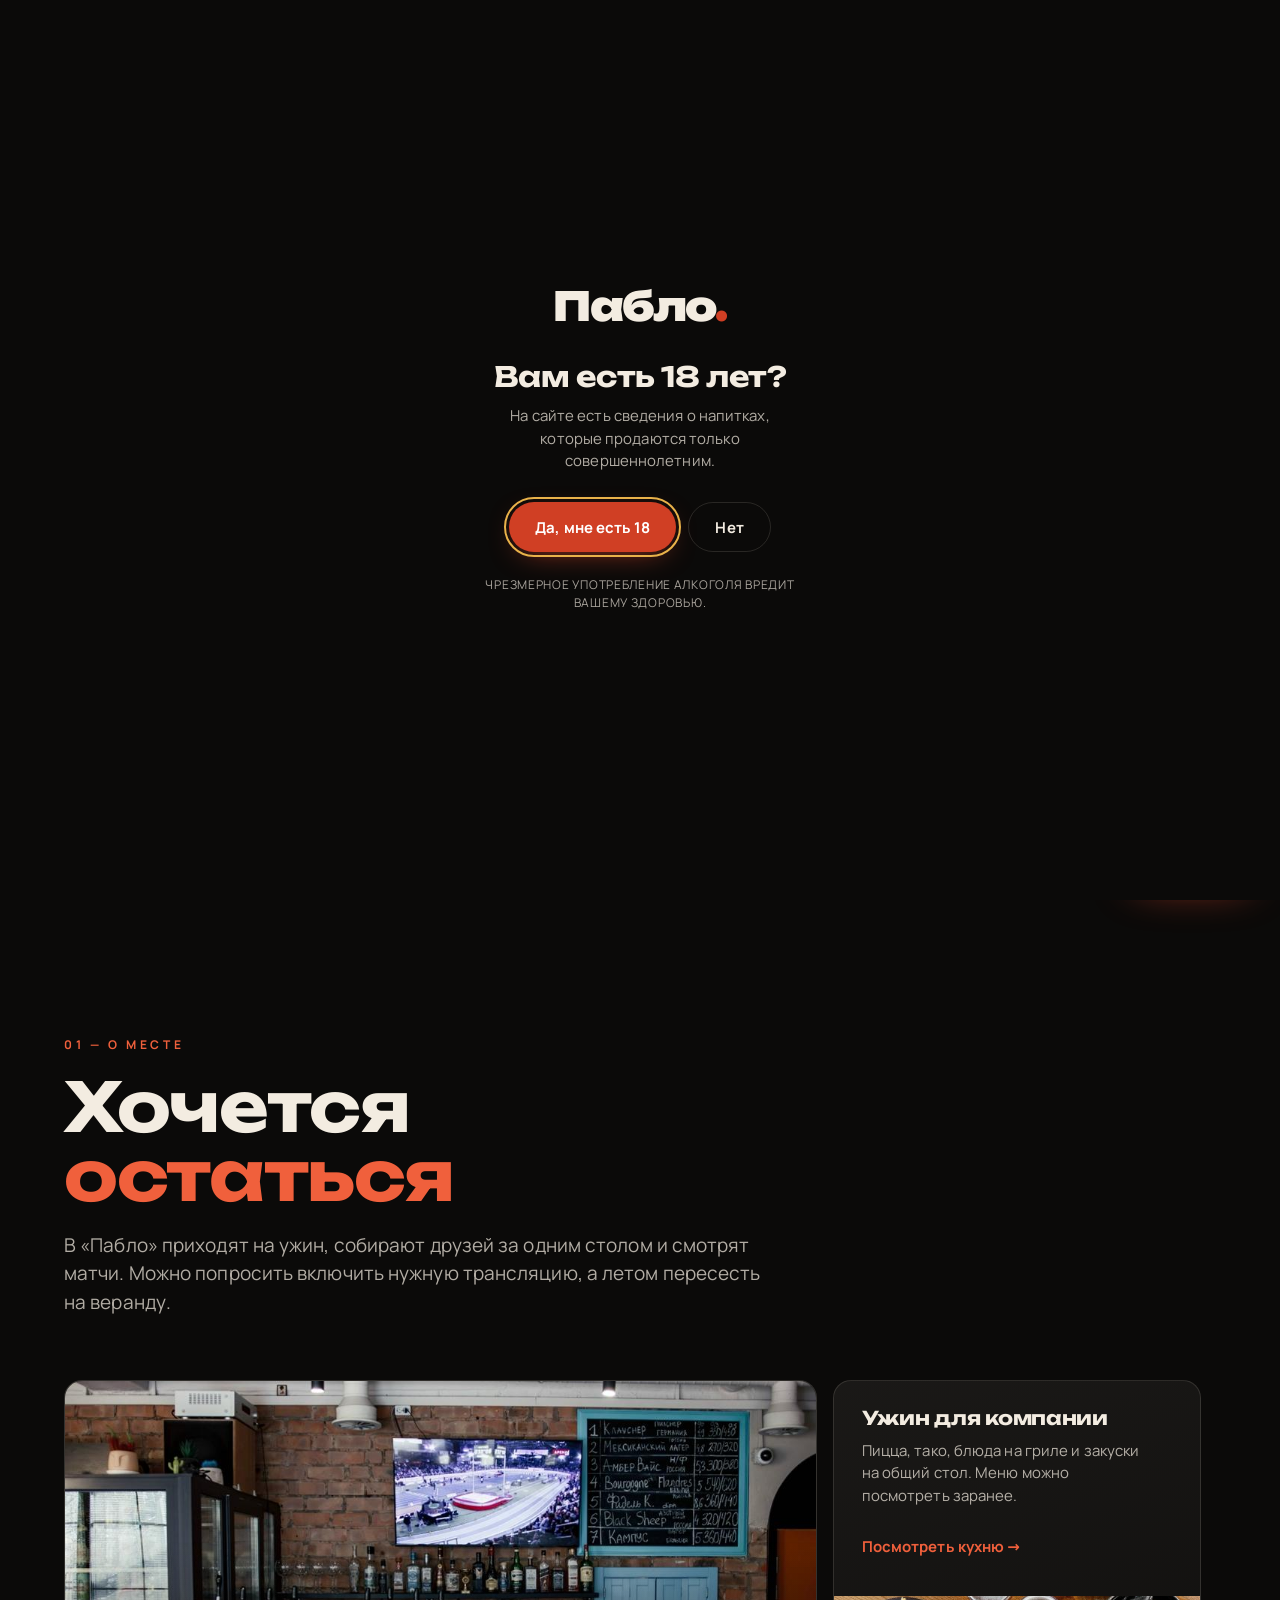
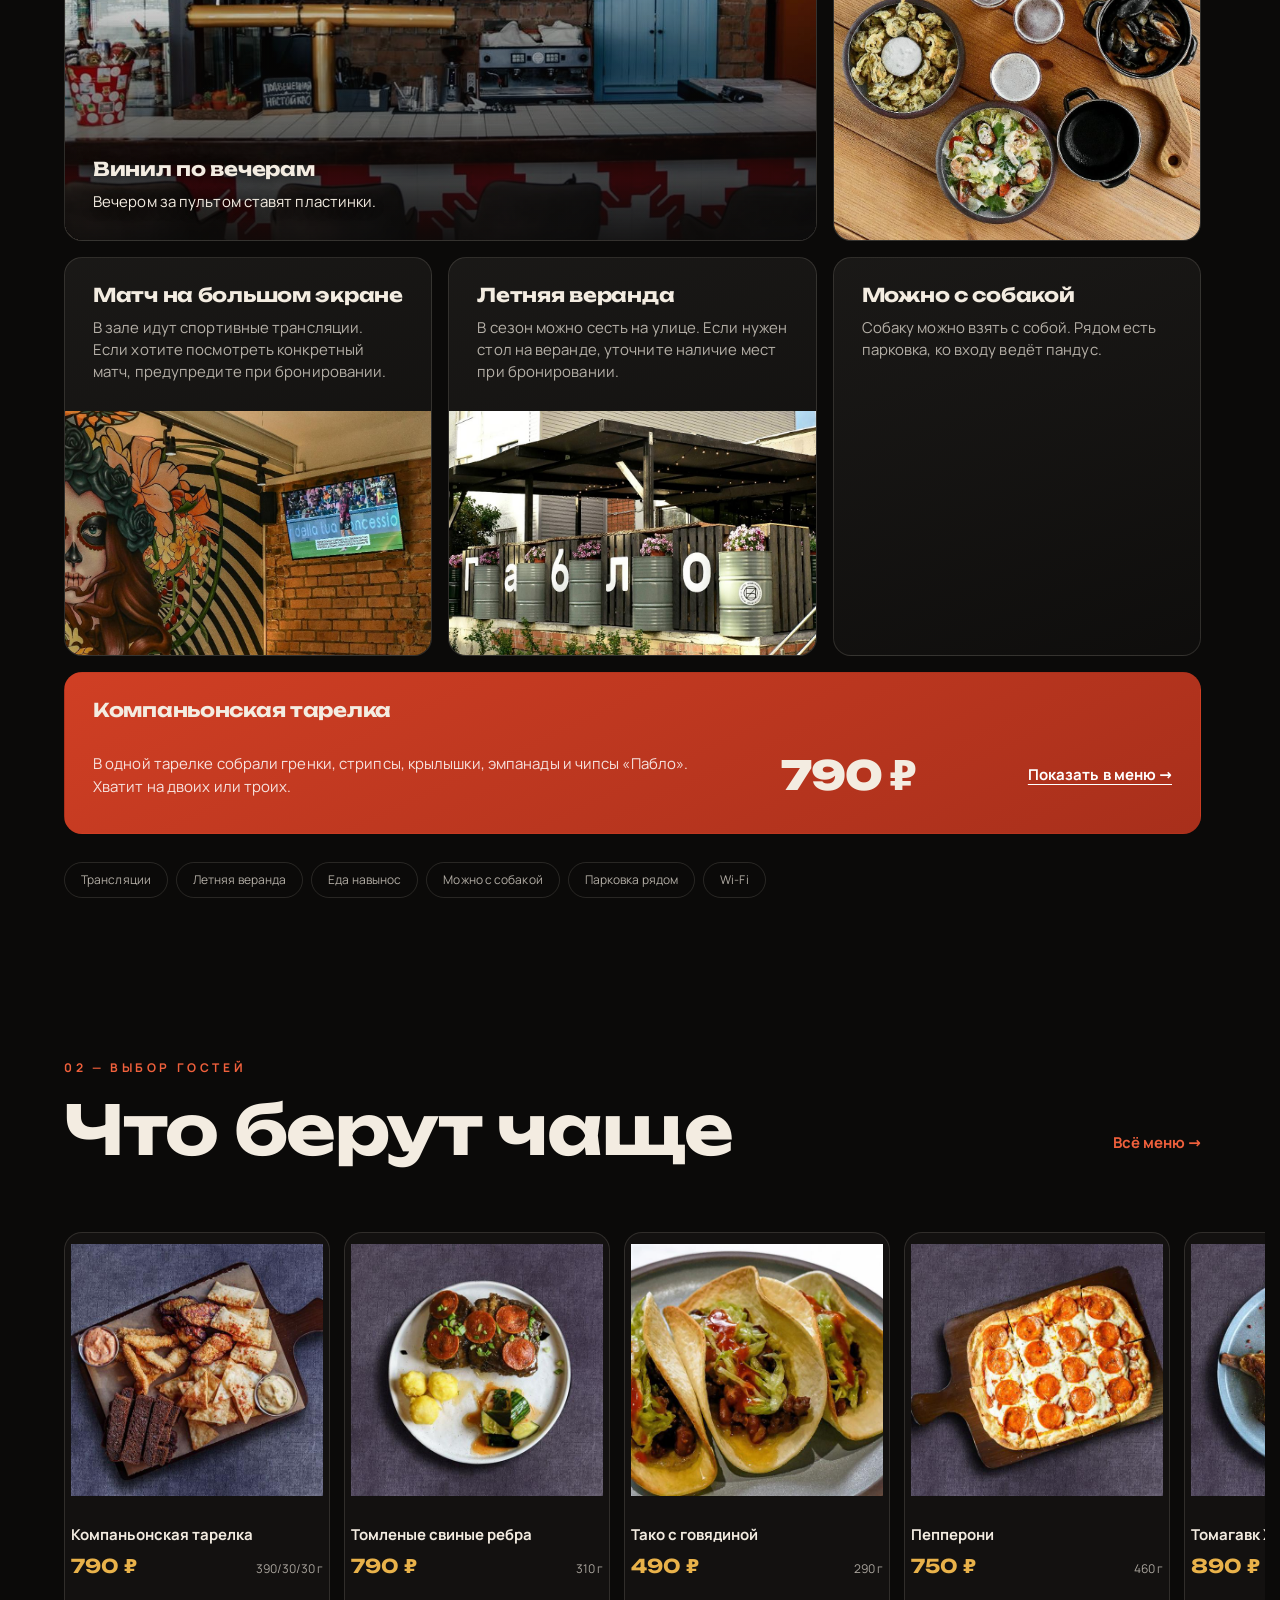
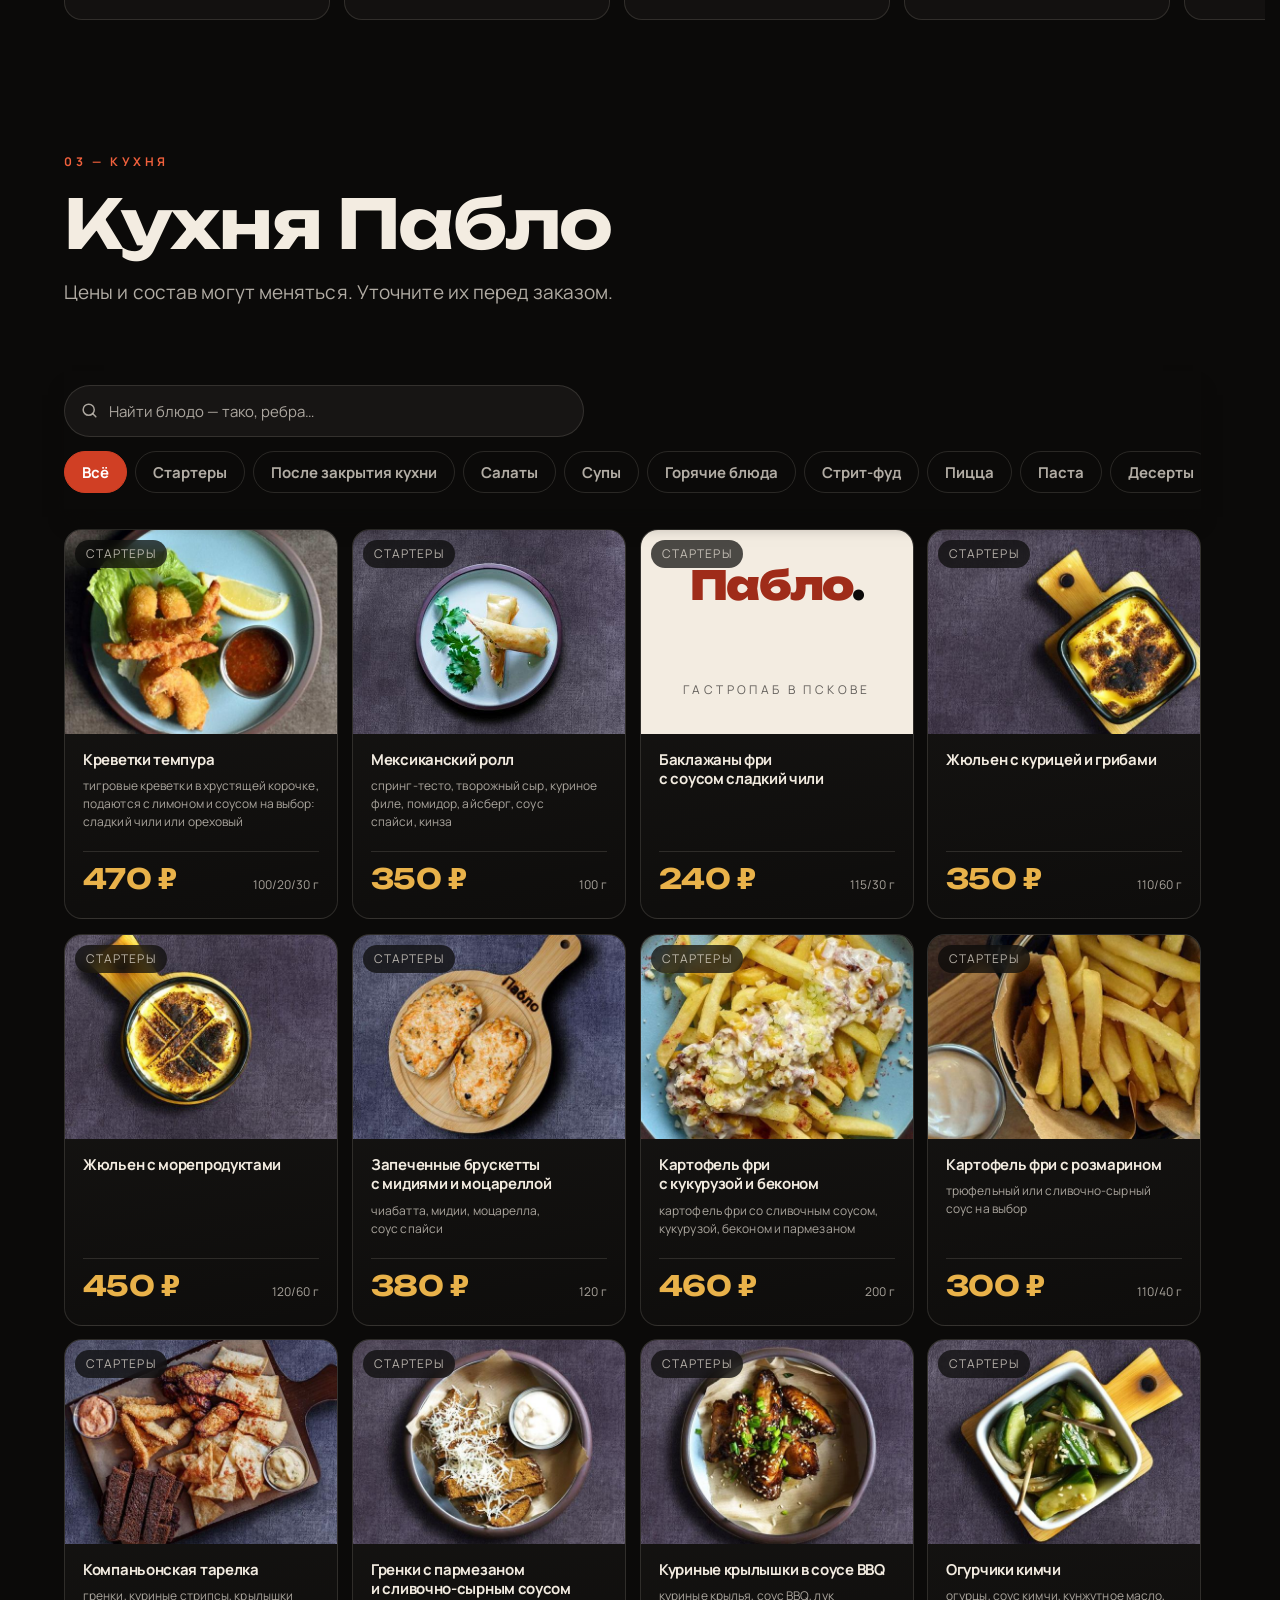
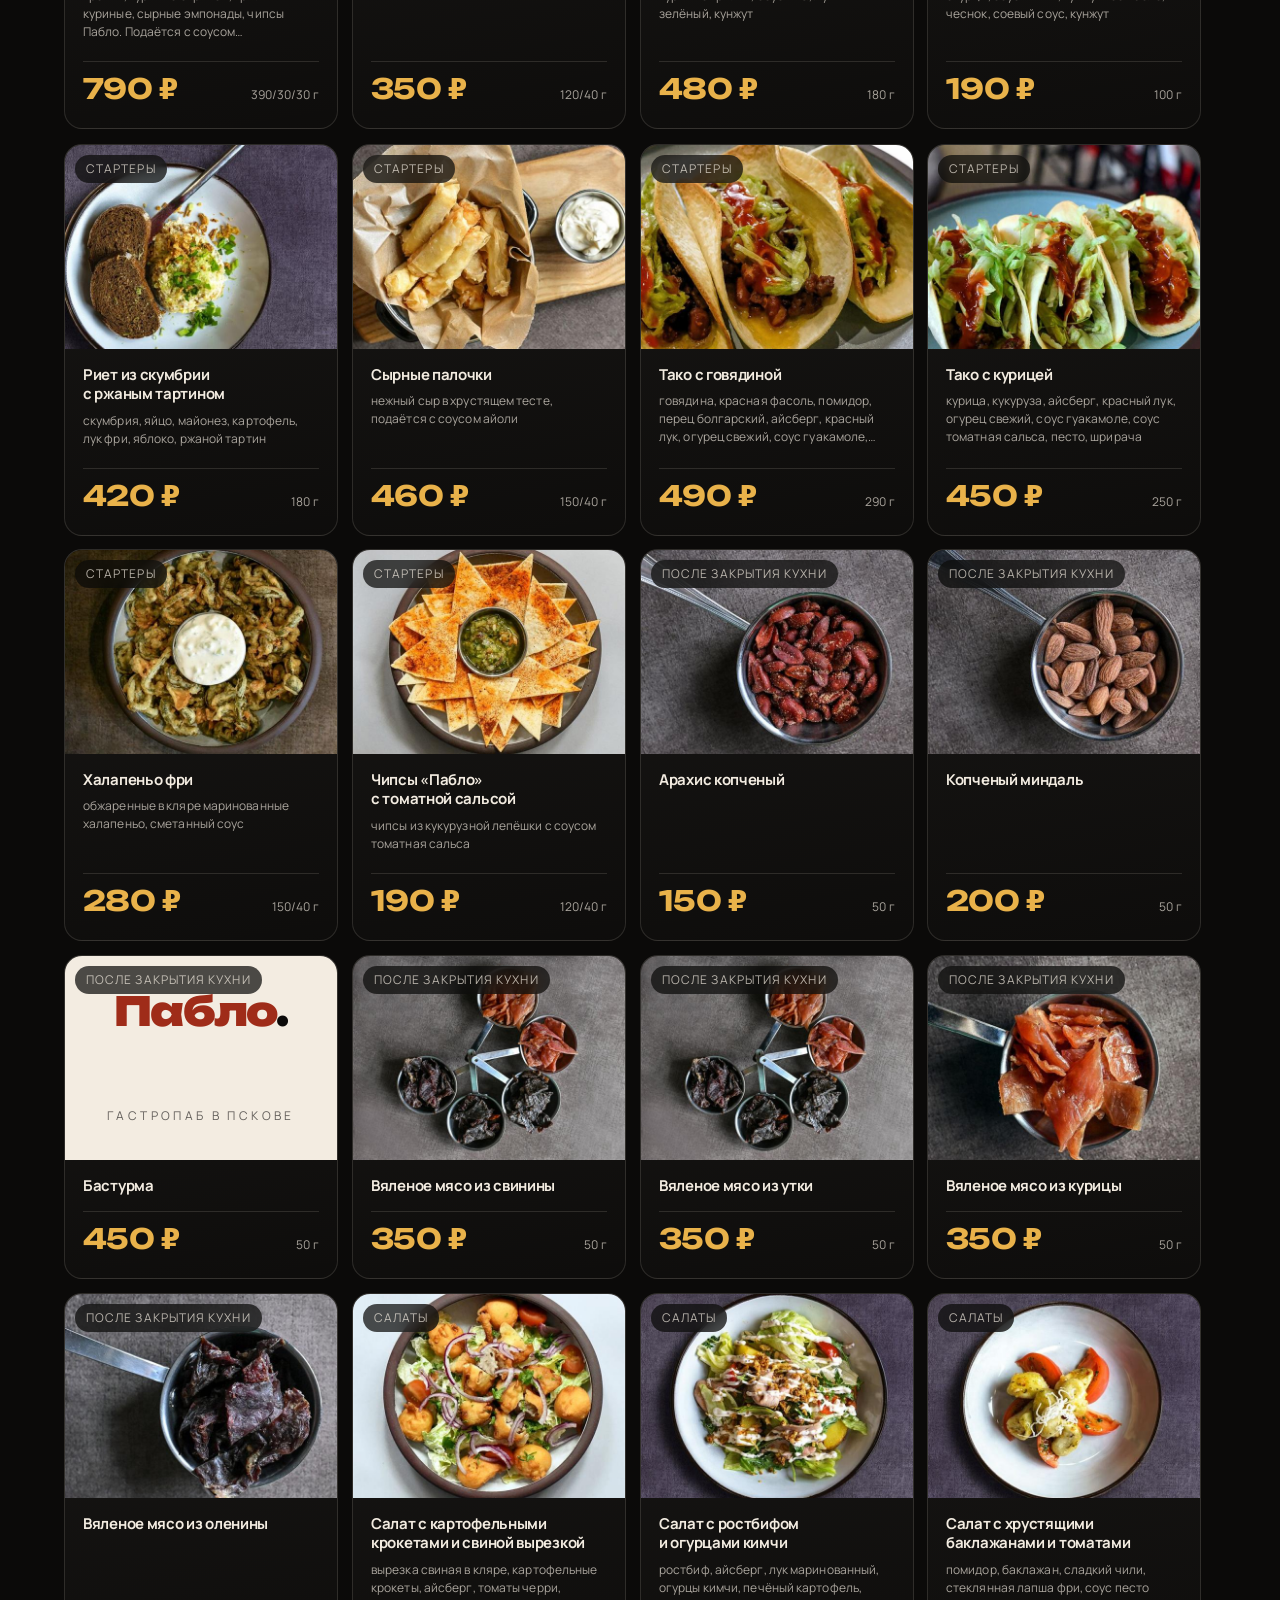
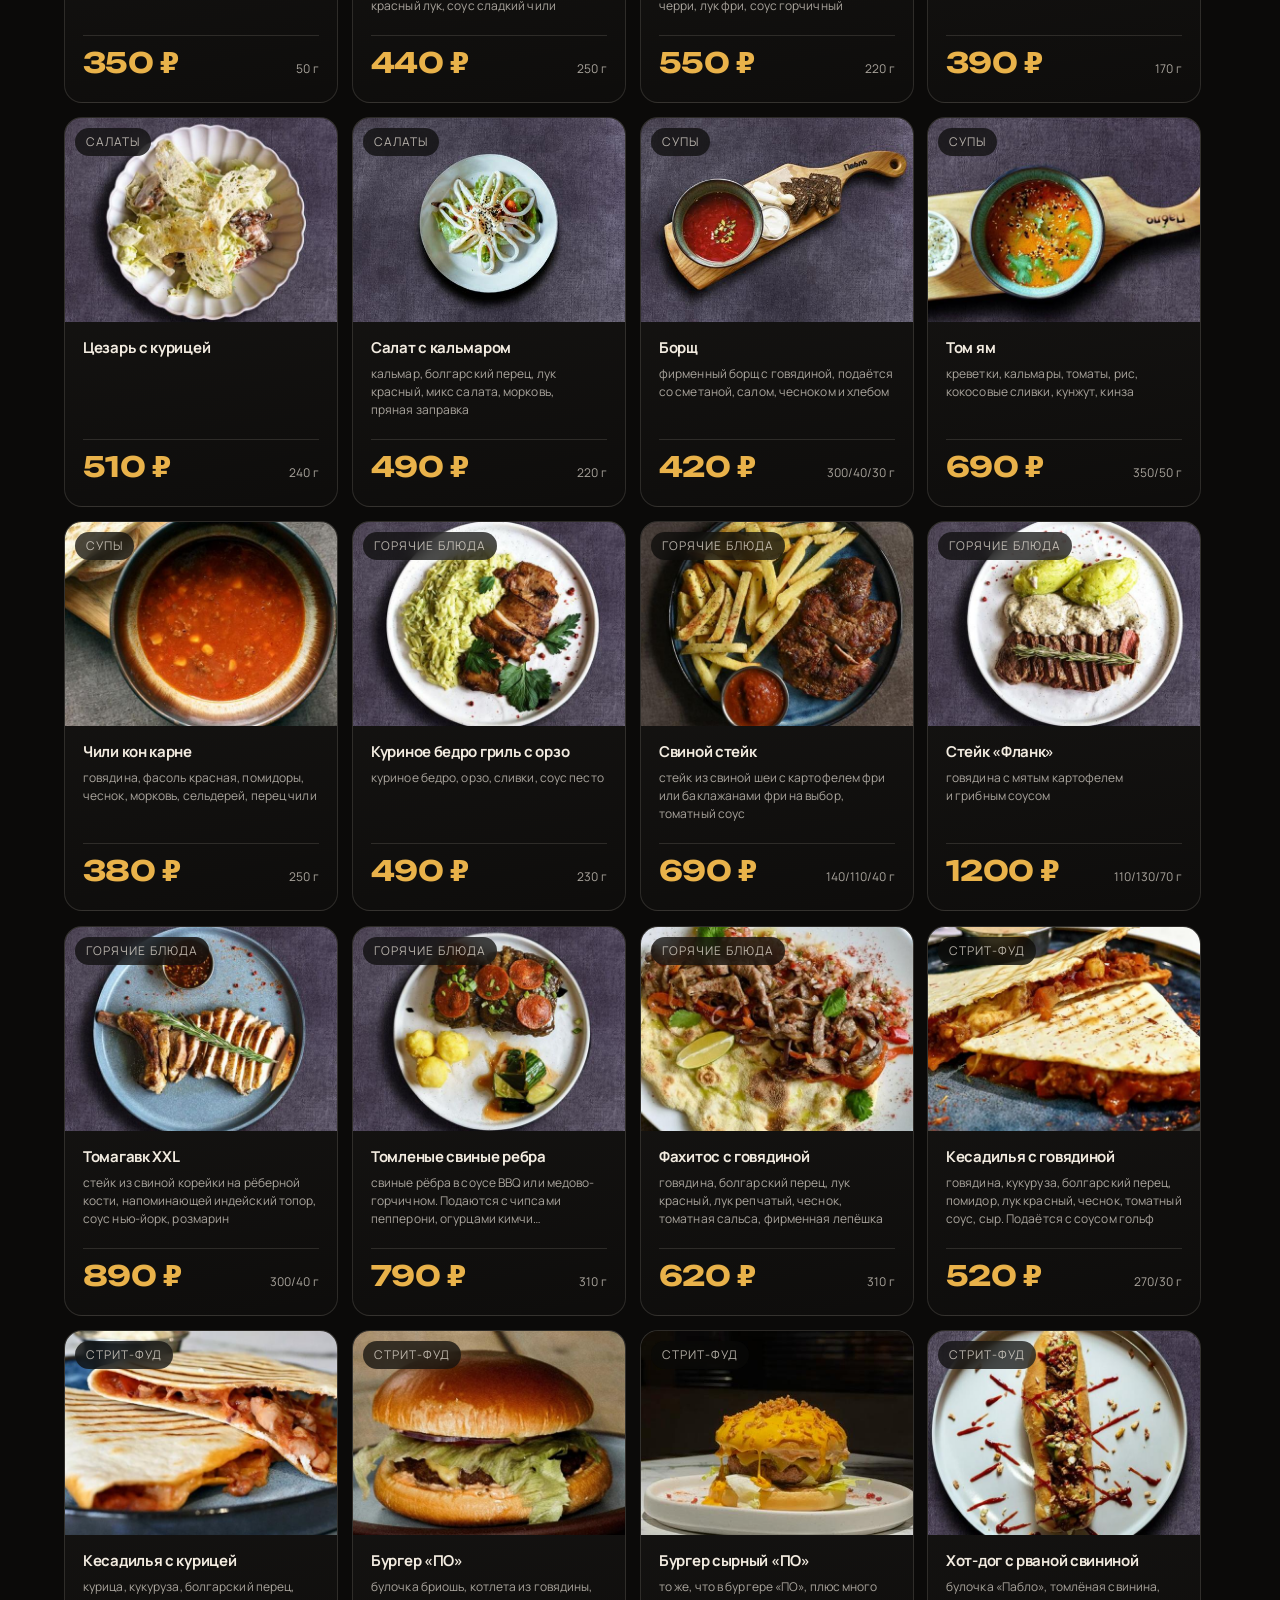
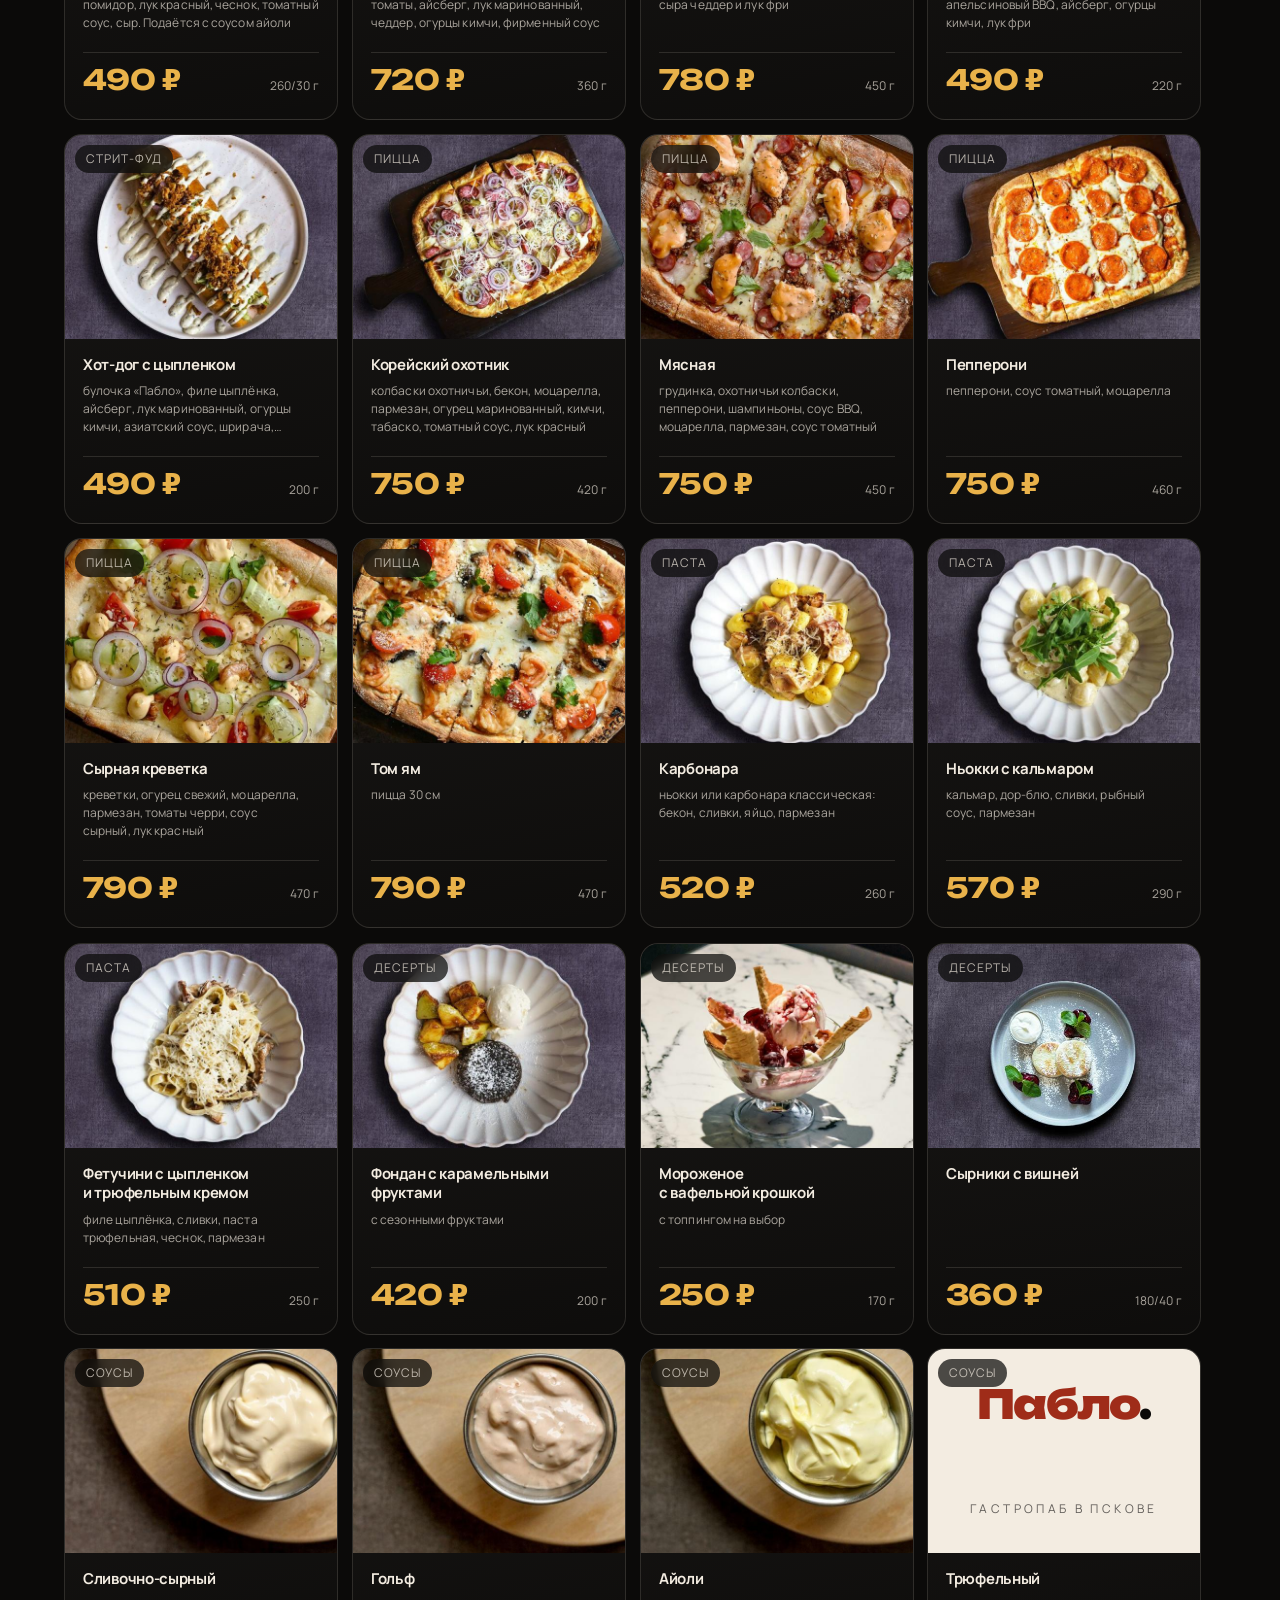
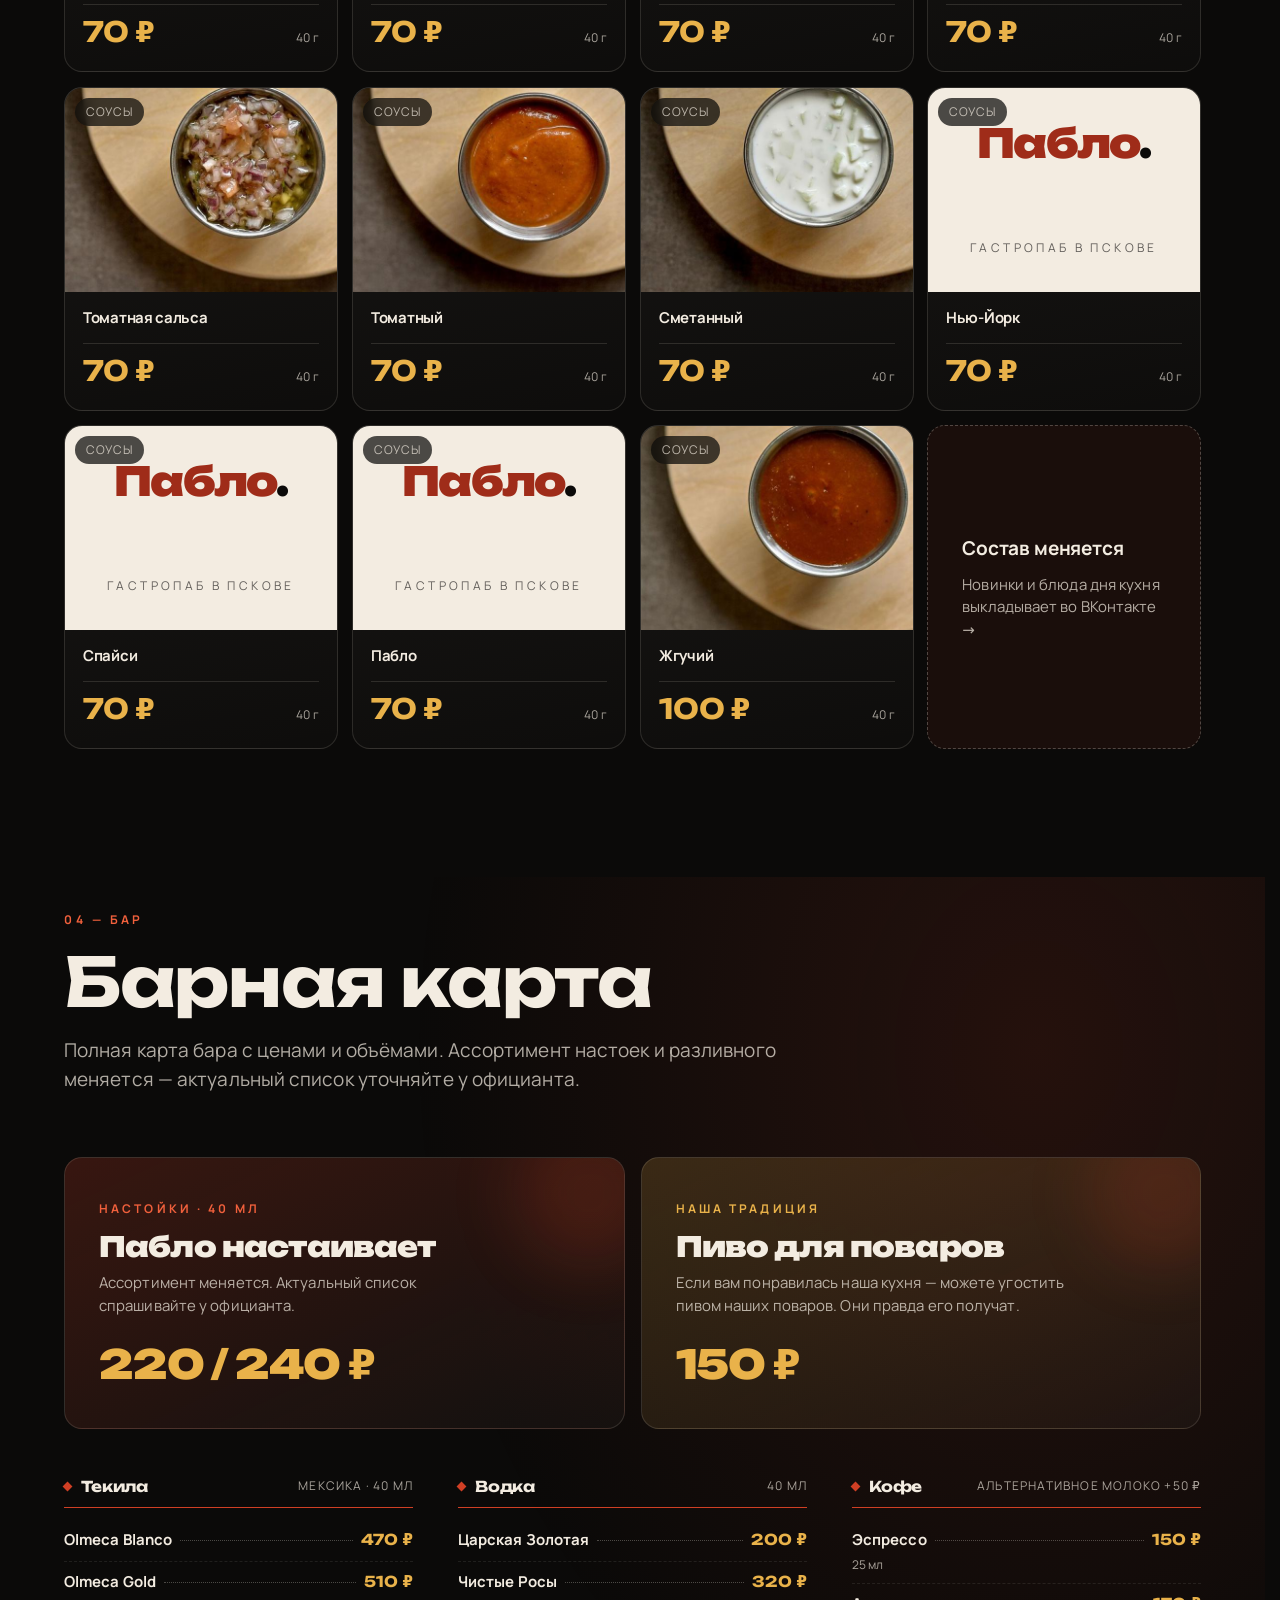
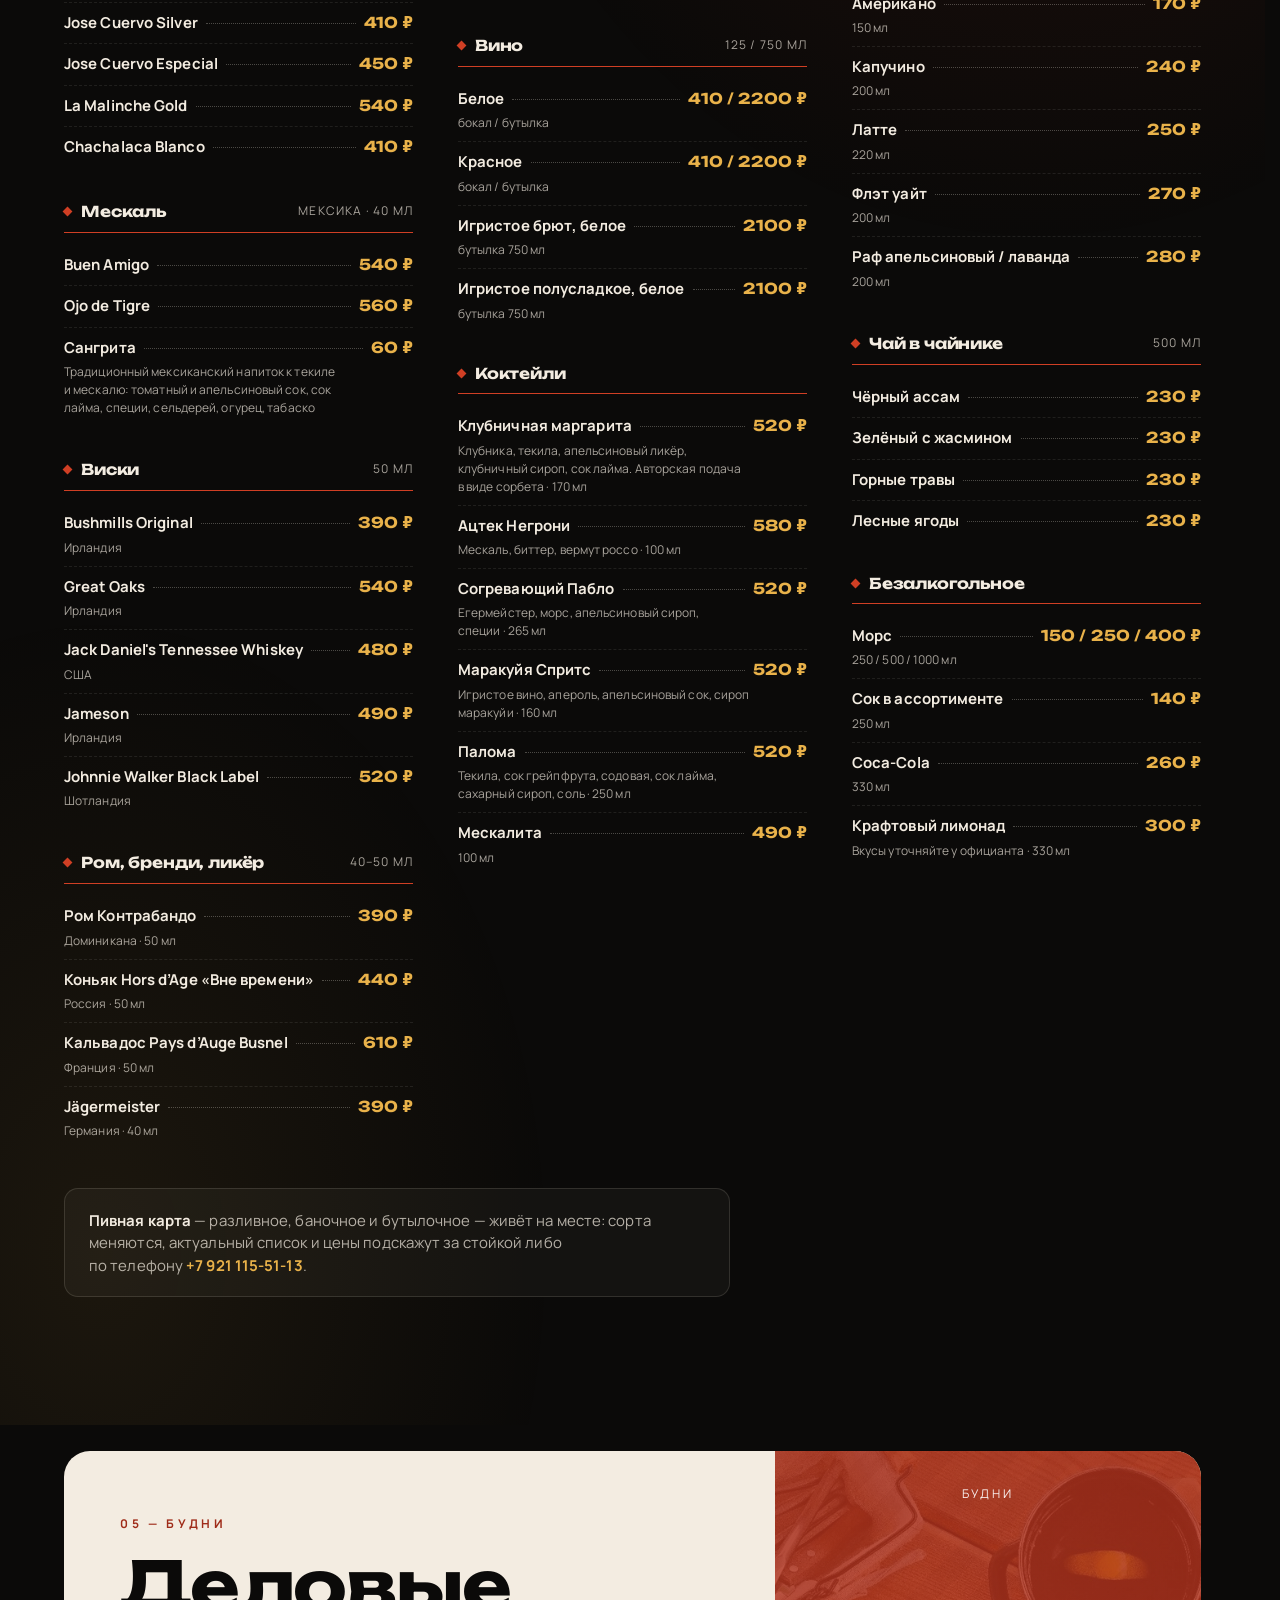
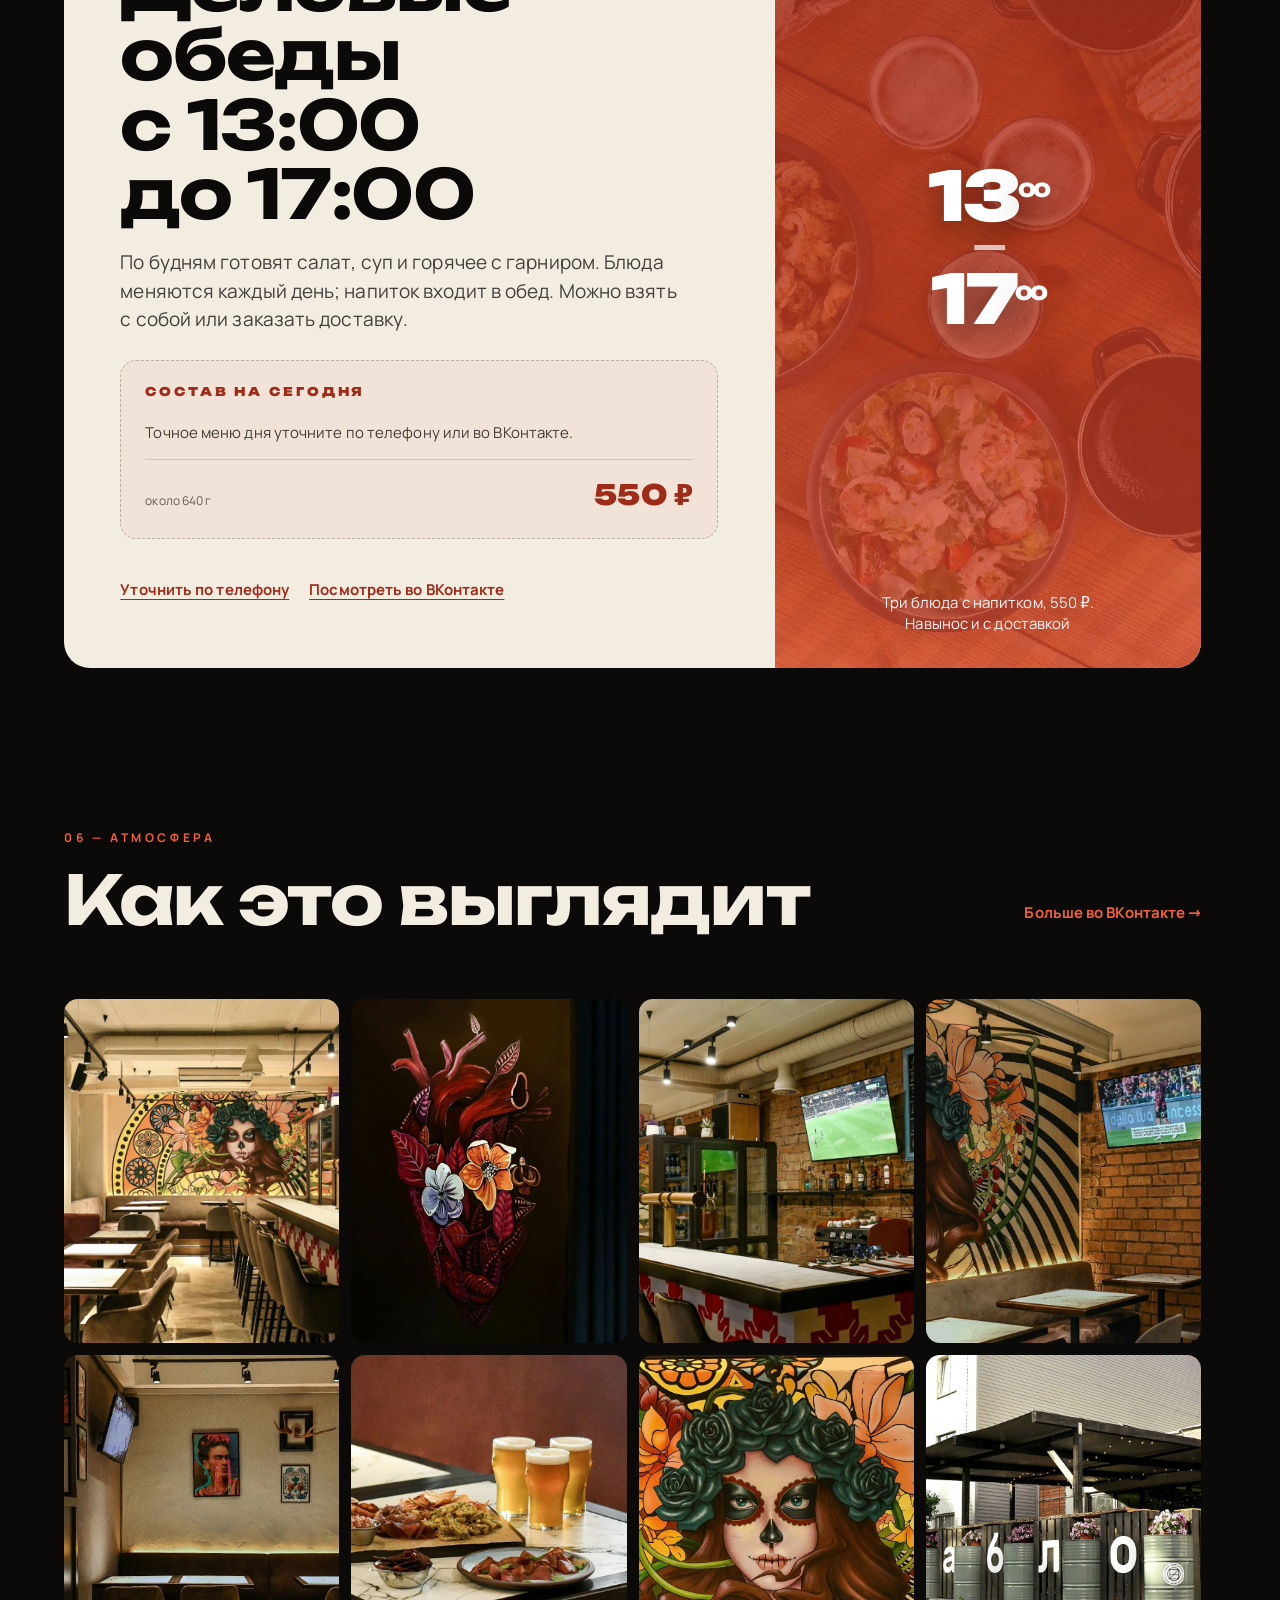
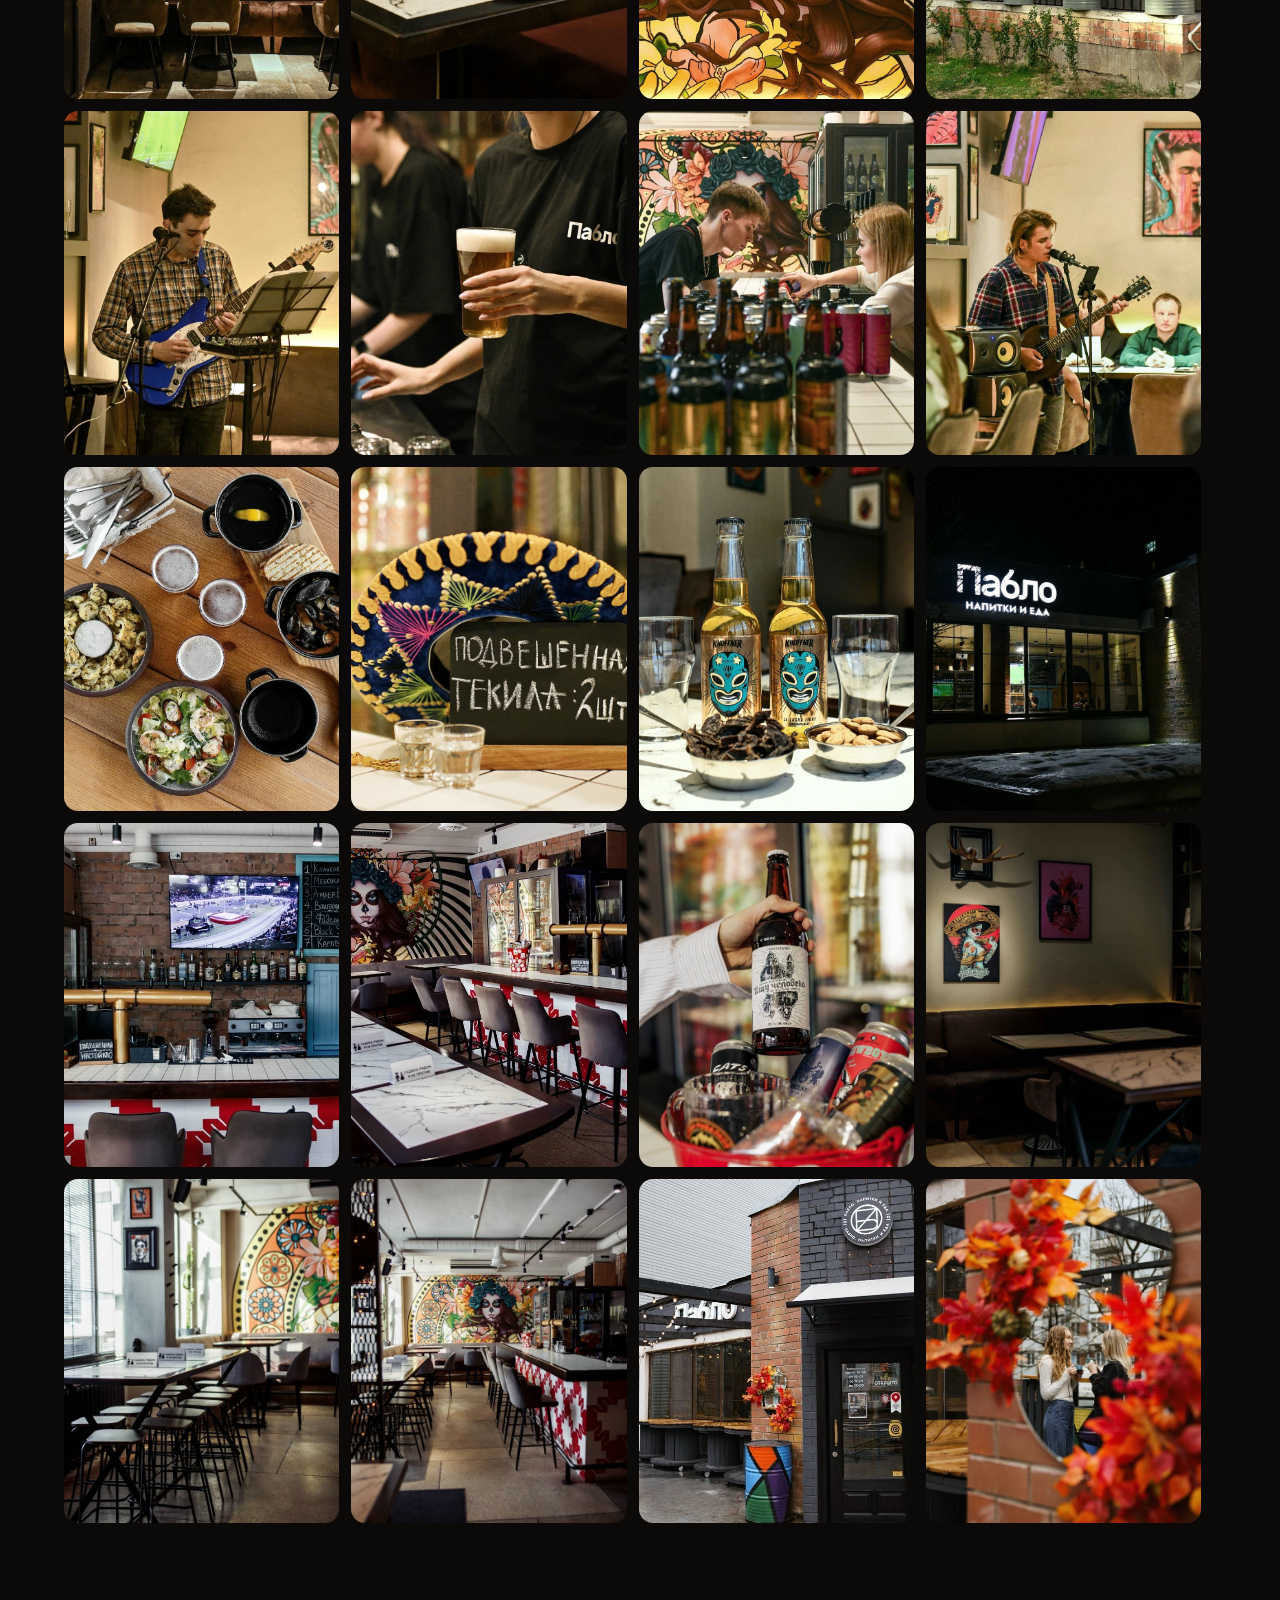
<file: index.html>
<!DOCTYPE html>
<html lang="ru">
<head>
<meta charset="utf-8">
<meta name="viewport" content="width=device-width, initial-scale=1, viewport-fit=cover">
<meta name="robots" content="noindex">
<title>Пабло — гастропаб в Пскове · Ужин, встречи, трансляции</title>
<meta name="description" content="Гастропаб «Пабло» в Пскове: кухня, встречи, трансляции и вечерняя музыка. Меню с ценами, бронирование стола и адрес — Западная улица, 1.">
<meta name="theme-color" content="#0B0A09">
<meta property="og:title" content="Пабло — гастропаб в Пскове">
<meta property="og:description" content="Встретимся за ужином. Кухня, музыка и трансляции на Западной, 1.">
<meta property="og:image" content="https://artem-chadov.github.io/pablo-pskov/img/vk/vk-22.jpg">
<link rel="preload" href="assets/fonts/unbounded-cyrillic.woff2?v=3a5ed4d1" as="font" type="font/woff2" crossorigin>
<link rel="preload" href="assets/fonts/manrope-cyrillic.woff2?v=e58febde" as="font" type="font/woff2" crossorigin>
<link rel="stylesheet" href="assets/fonts.css?v=40eb0d8f">
<link rel="stylesheet" href="assets/style.css?v=f5fbe16e">
<link rel="icon" href="data:image/svg+xml,<svg xmlns='http://www.w3.org/2000/svg' viewBox='0 0 32 32'><rect width='32' height='32' rx='7' fill='%23D8452A'/><text x='16' y='23' font-size='20' font-family='sans-serif' font-weight='700' fill='%23F3ECE1' text-anchor='middle'>П</text></svg>">
</head>
<body>

<!-- Возрастная заглушка. Видима по умолчанию из разметки и CSS, скрыть её может
     только скрипт — так она не пропадёт, если что-то пойдёт не так с JS или классами.
     sessionStorage, а не cookie: отметка «мне есть 18» никого не идентифицирует,
     и мы не втягиваем сайт в регулирование куки. -->
<div class="age" id="age" role="dialog" aria-modal="true" aria-labelledby="ageQ">
  <div class="age__box">
    <div class="age__logo">Пабло<span>.</span></div>
    <h1 class="age__q" id="ageQ">Вам есть 18 лет?</h1>
    <p class="age__d">На сайте есть сведения о напитках, которые продаются только совершеннолетним.</p>
    <div class="age__btns">
      <button class="btn" type="button" id="ageYes">Да, мне есть 18</button>
      <button class="btn btn--ghost" type="button" id="ageNo">Нет</button>
    </div>
    <p class="age__note">Чрезмерное употребление алкоголя вредит вашему здоровью.</p>
  </div>
</div>

<!-- фон: слои атмосферы -->
<div class="bg" aria-hidden="true">
  <div class="bg__photo"></div>
  <div class="bg__glow bg__glow--a"></div>
  <div class="bg__glow bg__glow--b"></div>
  <div class="bg__lights"></div>
  <div class="bg__grain"></div>
</div>

<a class="skip" href="#menu">К меню</a>

<header class="hdr" id="hdr">
  <a class="logo" href="#top" aria-label="Пабло — на главную">
    <span class="logo__mark">Пабло</span>
    <span class="logo__sub">гастропаб</span>
  </a>
  <nav class="nav" aria-label="Основная навигация">
    <a href="#place">Место</a>
    <a href="#menu">Кухня</a>
    <a href="#bar">Бар</a>
    <a href="#lunch">Обеды</a>
    <a href="#gallery">Атмосфера</a>
    <a href="#reviews">Отзывы</a>
    <a href="#contacts">Контакты</a>
  </nav>
  <div class="hdr__cta">
    <a class="phone" href="tel:+79211155113">+7 921 115-51-13</a>
    <a class="btn btn--sm" href="#book" aria-haspopup="dialog">Бронь стола</a>
  </div>
  <button class="burger" id="burger" aria-label="Меню навигации" aria-expanded="false"><span></span><span></span><span></span></button>
</header>

<main id="top">

<!-- ─────────── HERO ─────────── -->
<section class="hero">
  <div class="hero__media">
    <img src="img/vk/vk-17.jpg?v=bc122633"
         srcset="img/vk/vk-17.jpg?v=bc122633 1000w, img/vk/vk-17@2x.jpg?v=cf2688ac 2000w, img/vk/vk-17@4x.jpg?v=ea090ac2 4000w"
         sizes="100vw" width="2000" height="1332"
         alt="Зал гастропаба «Пабло»: роспись с Катриной, барная стойка и столики" fetchpriority="high">
  </div>
  <div class="hero__inner">
<h1 class="hero__title">
      <span class="hero__word">Пабло</span>
      <span class="hero__tag">гастропаб&nbsp;в&nbsp;Пскове</span>
    </h1>

    <p class="hero__lead">
      Можно прийти на ужин вдвоём, собрать друзей за одним столом или остаться на матч.
      В меню — мексиканские блюда и гриль. По вечерам звучит винил.
    </p>

    <div class="hero__actions">
      <a class="btn btn--lg" href="#book" aria-haspopup="dialog">Забронировать стол</a>
      <a class="btn btn--ghost btn--lg" href="#menu">Меню и цены</a>
    </div>

    <ul class="hero__facts">
      <li><b>Псков</b><span>Западная, 1</span></li>
      <li><b id="heroStatus">—</b><span id="heroStatusSub">режим работы</span></li>
      <li><b>1000–1500 ₽</b><span>средний чек</span></li>
      <li><b>Спортбар</b><span>трансляции ежедневно</span></li>
    </ul>
  </div>
  <a class="hero__scroll" href="#place" aria-label="Листать вниз"><span></span></a>
</section>

<!-- ─────────── О МЕСТЕ ─────────── -->
<section class="sec" id="place">
  <div class="wrap">
    <div class="sec__head reveal">
      <span class="eyebrow">01 — О месте</span>
      <h2 class="h2">Хочется<br><em>остаться</em></h2>
      <p class="sec__lead">
        В «Пабло» приходят на ужин, собирают друзей за одним столом и смотрят матчи.
        Можно попросить включить нужную трансляцию, а летом пересесть на веранду.
      </p>
    </div>

    <div class="feat">
      <article class="feat__card feat__card--wide reveal">
        <div class="feat__img"><img loading="lazy" src="img/vk/vk-16.jpg?v=5eb74c29" alt="Барная стойка «Пабло»: кирпичная стена, экран с трансляцией и меловая доска"></div>
        <div class="feat__body">
          <h3>Винил по вечерам</h3>
          <p>Вечером за пультом ставят пластинки.</p>
        </div>
      </article>

      <article class="feat__card feat__card--photo reveal">
        <div class="feat__copy">
          <h3>Ужин для компании</h3>
          <p>Пицца, тако, блюда на гриле и закуски на общий стол. Меню можно посмотреть заранее.</p>
          <a class="link" href="#menu">Посмотреть кухню →</a>
        </div>
        <figure class="feat__media feat__media--dinner"><img loading="lazy" decoding="async" src="img/vk/vk-12.jpg?v=74c842dd" width="1000" height="1000" alt="Блюда «Пабло» на общем столе: салат, мидии и закуски"></figure>
      </article>

      <article class="feat__card feat__card--photo reveal">
        <div class="feat__copy">
          <h3>Матч на большом экране</h3>
          <p>В зале идут спортивные трансляции. Если хотите посмотреть конкретный матч, предупредите при бронировании.</p>
        </div>
        <figure class="feat__media feat__media--match"><img loading="lazy" decoding="async" src="img/vk/vk-03.jpg?v=a0146806" width="1000" height="937" alt="Спортивная трансляция на экране в зале «Пабло»"></figure>
      </article>

      <article class="feat__card feat__card--photo reveal">
        <div class="feat__copy">
          <h3>Летняя веранда</h3>
          <p>В сезон можно сесть на улице. Если нужен стол на веранде, уточните наличие мест при бронировании.</p>
        </div>
        <figure class="feat__media feat__media--veranda"><img loading="lazy" decoding="async" src="img/vk/vk-07.jpg?v=32e0f9e3" width="1000" height="1000" alt="Летняя веранда «Пабло» с навесом, гирляндой и цветами"></figure>
      </article>

      <article class="feat__card feat__card--photo reveal">
        <div class="feat__copy">
          <h3>Можно с собакой</h3>
          <p>Собаку можно взять с собой. Рядом есть парковка, ко входу ведёт пандус.</p>
        </div>
        <figure class="feat__media feat__media--dog"><img loading="lazy" decoding="async" src="img/dog-friendly.jpg?v=16056707" width="853" height="1280" alt="Собака за столом в зале «Пабло»"></figure>
      </article>

      <article class="feat__card feat__card--accent reveal">
        <h3>Компаньонская тарелка</h3>
        <p>В одной тарелке собрали гренки, стрипсы, крылышки, эмпанады и чипсы «Пабло». Хватит на двоих или троих.</p>
        <div class="feat__price">790 ₽</div>
        <a class="link" href="#menu" data-goto-dish="Компаньонская тарелка">Показать в меню →</a>
      </article>
    </div>

    <ul class="chips chips--amen reveal">
      <li>Трансляции</li><li>Летняя веранда</li><li>Еда навынос</li>
      <li>Можно с собакой</li><li>Парковка рядом</li><li>Wi-Fi</li>
    </ul>
  </div>
</section>

<!-- ─────────── ХИТЫ ─────────── -->
<section class="sec sec--tight" id="hits">
  <div class="wrap">
    <div class="sec__head sec__head--row reveal">
      <div>
        <span class="eyebrow">02 — Выбор гостей</span>
        <h2 class="h2">Что берут чаще</h2>
      </div>
      <a class="link link--big" href="#menu">Всё меню →</a>
    </div>
  </div>
  <div class="rail" id="hitsRail"></div>
</section>

<!-- ─────────── МЕНЮ ─────────── -->
<section class="sec sec--menu" id="menu">
  <div class="wrap">
    <div class="sec__head reveal">
      <span class="eyebrow">03 — Кухня</span>
      <h2 class="h2">Кухня Пабло</h2>
      <p class="sec__lead">
        Цены и состав могут меняться. Уточните их перед заказом.
      </p>
    </div>

    <div class="menubar" id="menubar">
      <div class="menubar__search">
        <svg viewBox="0 0 24 24" aria-hidden="true"><circle cx="11" cy="11" r="7"/><path d="M20 20l-3.5-3.5"/></svg>
        <input type="search" id="menuSearch" placeholder="Найти блюдо — тако, ребра…" aria-label="Поиск по меню" autocomplete="off">
        <button type="button" id="menuClear" aria-label="Очистить поиск" hidden>×</button>
      </div>
      <div class="menubar__tabs" id="menuTabs" role="tablist" aria-label="Категории меню"></div>
    </div>

    <div class="menu-grid" id="menuGrid"></div>
    <p class="menu-empty" id="menuEmpty" hidden>Ничего не нашлось. Попробуйте «пицца», «стейк» или «соус».</p>
  </div>
</section>

<!-- ─────────── БАРНАЯ КАРТА ─────────── -->
<section class="sec sec--bar" id="bar">
  <div class="wrap">
    <div class="sec__head reveal">
      <span class="eyebrow">04 — Бар</span>
      <h2 class="h2">Барная карта</h2>
      <p class="sec__lead">
        Полная карта бара с ценами и объёмами. Ассортимент настоек и разливного
        меняется — актуальный список уточняйте у официанта.
      </p>
    </div>

    <div class="barhi" id="barHi"></div>

    <div class="barlist" id="barList"></div>

    <p class="bar__note reveal">
      <b>Пивная карта</b> — разливное, баночное и бутылочное — живёт на месте:
      сорта меняются, актуальный список и цены подскажут за стойкой либо по телефону <a href="tel:+79211155113">+7 921 115-51-13</a>.
    </p>
  </div>
</section>

<!-- ─────────── ДЕЛОВЫЕ ОБЕДЫ ─────────── -->
<section class="sec" id="lunch">
  <div class="wrap">
    <div class="lunch reveal">
      <div class="lunch__body">
        <span class="eyebrow eyebrow--light">05 — Будни</span>
        <h2 class="h2 h2--dark">Деловые обеды<br>с 13:00 до 17:00</h2>
        <p>По будням готовят салат, суп и горячее с гарниром. Блюда меняются каждый день; напиток входит в обед. Можно взять с собой или заказать доставку.</p>
        <div class="lunch__menu" aria-live="polite">
          <div class="lunch__day" id="lunchDay">Сегодня в обеде</div>
          <ul id="lunchItems" hidden></ul>
          <p class="lunch__fallback" id="lunchFallback">Точное меню дня уточните по телефону или во ВКонтакте.</p>
          <div class="lunch__meta"><span>около 640 г</span><b>550 ₽</b></div>
        </div>
        <div class="lunch__links">
          <a href="tel:+79211155113">Уточнить по телефону</a>
          <a href="https://vk.com/pablopskov" target="_blank" rel="noopener">Посмотреть во ВКонтакте</a>
        </div>
      </div>
      <div class="lunch__art" aria-hidden="true">
        <span class="lunch__art-kick">Будни</span>
        <div class="lunch__stamp">13<sup>00</sup><i>—</i>17<sup>00</sup></div>
        <p class="lunch__art-note">Три блюда с напитком, 550 ₽. Навынос и с доставкой</p>
      </div>
    </div>
  </div>
</section>

<!-- ─────────── ГАЛЕРЕЯ ─────────── -->
<section class="sec" id="gallery">
  <div class="wrap">
    <div class="sec__head sec__head--row reveal">
      <div>
        <span class="eyebrow">06 — Атмосфера</span>
        <h2 class="h2">Как это выглядит</h2>
      </div>
      <a class="link link--big" href="https://vk.com/pablopskov" target="_blank" rel="noopener">Больше во ВКонтакте →</a>
    </div>
  </div>
  <div class="gal" id="gal"></div>
</section>

<!-- ─────────── ОТЗЫВЫ ─────────── -->
<section class="sec" id="reviews">
  <div class="wrap">
    <div class="sec__head reveal">
      <span class="eyebrow">07 — Отзывы</span>
      <h2 class="h2">Говорят гости</h2>
      <p class="sec__lead">Про еду, музыку и людей за соседним столом — лучше их словами.</p>
    </div>
    <div class="rev" id="reviewsList"></div>
    <a class="link link--big reviews__more" href="https://yandex.ru/maps/org/pablo/30460137314/reviews/" target="_blank" rel="noopener">Все отзывы на Яндекс Картах →</a>
  </div>
</section>

<!-- ─────────── БРОНЬ + КОНТАКТЫ ─────────── -->
<section class="sec" id="contacts">
  <div class="wrap">
    <div class="sec__head reveal">
      <span class="eyebrow">08 — Контакты</span>
      <h2 class="h2">Заходи</h2>
      <p class="sec__lead">Мы на Западной, 1. Ниже — карта и маршрут до входа.</p>
    </div>

    <div class="visit">
      <div class="visit__map reveal">
        <iframe title="Пабло на карте Пскова" aria-hidden="true" tabindex="-1" loading="lazy" referrerpolicy="no-referrer-when-downgrade" src="https://yandex.ru/map-widget/v1/?ll=28.287367%2C57.813522&amp;z=16&amp;pt=28.287367%2C57.813522%2Cpm2rdm"></iframe>
        <a class="visit__route" href="https://yandex.ru/maps/org/pablo/30460137314/?mode=routes" target="_blank" rel="noopener">Открыть маршрут ↗</a>
      </div>
      <div class="cont__card visit__info reveal">
        <h3>Как нас найти</h3>
        <p class="cont__addr">Псков, Западная улица, 1<span>1 этаж · Завеличье · парковка рядом</span></p>
        <a class="link" href="https://yandex.ru/maps/org/pablo/30460137314/" target="_blank" rel="noopener">Посмотреть на карте →</a>
        <h3 class="cont__h3">Режим работы</h3>
        <table class="hours" id="hours">
          <tr data-d="1"><th>Понедельник</th><td>12:00–00:00</td></tr>
          <tr data-d="2"><th>Вторник</th><td>12:00–00:00</td></tr>
          <tr data-d="3"><th>Среда</th><td>12:00–00:00</td></tr>
          <tr data-d="4"><th>Четверг</th><td>12:00–00:00</td></tr>
          <tr data-d="5"><th>Пятница</th><td>12:00–01:00</td></tr>
          <tr data-d="6"><th>Суббота</th><td>12:00–01:00</td></tr>
          <tr data-d="0"><th>Воскресенье</th><td>12:00–00:00</td></tr>
        </table>
      </div>
    </div>

    <div class="cont cont--actions">
      <div class="cont__card reveal" id="book">
        <h3>Бронь стола и заказ</h3>
        <p class="cont__phone"><a href="tel:+79211155113">+7 921 115-51-13</a></p>
        <p class="cont__note">Позвоните или напишите, чтобы забронировать стол.</p>
        <div class="cont__soc">
          <a class="soc soc--vk" href="https://vk.com/pablopskov" target="_blank" rel="noopener"><b>ВКонтакте</b><span>Написать</span></a>
          <a class="soc soc--tg" href="https://t.me/79211155113" target="_blank" rel="noopener"><b>Telegram</b><span>Написать</span></a>
          <a class="soc soc--wa" href="https://wa.me/79211155113" target="_blank" rel="noopener"><b>WhatsApp</b><span>Написать</span></a>
          <a class="soc soc--vb" href="https://viber.click/79211155113" target="_blank" rel="noopener"><b>Viber</b><span>Написать</span></a>
        </div>
      </div>

      <div class="cont__card cont__card--ev reveal">
        <h3>Встреча или праздник в «Пабло»</h3>
        <p>Напишите дату и число гостей для встречи или праздника.</p>
        <div class="event__actions">
          <a class="btn" href="https://wa.me/79211155113?text=%D0%94%D0%BE%D0%B1%D1%80%D1%8B%D0%B9%20%D0%B4%D0%B5%D0%BD%D1%8C%21%20%D0%A5%D0%BE%D1%87%D1%83%20%D0%BE%D0%B1%D1%81%D1%83%D0%B4%D0%B8%D1%82%D1%8C%20%D1%81%D0%BE%D0%B1%D1%8B%D1%82%D0%B8%D0%B5%20%D0%B2%20%D0%9F%D0%B0%D0%B1%D0%BB%D0%BE." target="_blank" rel="noopener">Написать о событии</a>
          <a class="event__phone" href="tel:+79211155113">Или позвонить →</a>
        </div>
      </div>
    </div>
  </div>
</section>

</main>

<footer class="ftr">
  <div class="wrap ftr__in">
    <div>
      <div class="logo__mark logo__mark--ftr">Пабло</div>
      <p class="ftr__tag">Псков · Западная, 1</p>
    </div>
    <nav class="ftr__nav" aria-label="Ссылки">
      <a href="#menu">Кухня</a><a href="#bar">Барная карта</a><a href="#lunch">Деловые обеды</a><a href="#gallery">Атмосфера</a>
      <a href="https://vk.com/pablopskov" target="_blank" rel="noopener">ВКонтакте</a>
      <a href="https://t.me/79211155113" target="_blank" rel="noopener">Telegram</a>
      <a href="https://yandex.ru/maps/org/pablo/30460137314/" target="_blank" rel="noopener">Яндекс Карты</a>
      <a href="policy.html">Политика конфиденциальности</a>
    </nav>
    <p class="ftr__req">
      ИП Фамилия И. О. · ИНН 000000000000 · ОГРНИП 000000000000000 ·
      180000, Псков, Западная 1 · reqs@example.com
    </p>
    <p class="ftr__legal">
      Меню и цены могут меняться. Перед заказом уточните актуальные блюда и стоимость у команды «Пабло».<br>
      18+ · Чрезмерное употребление алкоголя вредит вашему здоровью.
    </p>
  </div>
</footer>

<dialog class="booking" id="bookingDialog" aria-labelledby="bookingTitle" aria-describedby="bookingText">
  <button class="booking__close" type="button" aria-label="Закрыть окно бронирования">×</button>
  <span class="booking__eyebrow">Пабло · Псков</span>
  <h2 id="bookingTitle">Бронь стола</h2>
  <p id="bookingText">Позвоните или напишите, чтобы договориться о времени и числе гостей.</p>
  <div class="booking__actions">
    <a class="btn booking__call" href="tel:+79211155113">Позвонить</a>
    <a href="https://vk.com/pablopskov" target="_blank" rel="noopener">Написать во ВКонтакте ↗</a>
    <a href="https://wa.me/79211155113" target="_blank" rel="noopener">Написать в WhatsApp ↗</a>
    <a href="https://t.me/79211155113" target="_blank" rel="noopener">Написать в Telegram ↗</a>
  </div>
</dialog>

<!-- ─────────── ВИДЖЕТ-ПОМОЩНИК ─────────── -->
<button class="ast-fab" id="astFab" aria-label="Открыть помощника Пабло" aria-expanded="false">
  <span class="ast-fab__ico">
    <svg viewBox="0 0 24 24" aria-hidden="true"><path d="M21 12a8 8 0 1 1-3.2-6.4"/><path d="M8 11h.01M12 11h.01M16 11h.01"/></svg>
  </span>
  <span class="ast-fab__txt">Спросить<br><b>Пабло</b></span>
  <span class="ast-fab__dot" id="astDot"></span>
</button>

<div class="ast" id="ast" role="dialog" aria-modal="false" aria-label="Помощник Пабло" hidden>
  <div class="ast__head">
    <div class="ast__ava">П</div>
    <div class="ast__who">
      <b>Помощник Пабло</b>
      <span id="astStatus">—</span>
    </div>
    <button class="ast__x" id="astClose" aria-label="Закрыть помощника">×</button>
  </div>
  <div class="ast__log" id="astLog" aria-live="polite"></div>
  <div class="ast__chips" id="astChips"></div>
  <form class="ast__form" id="astForm">
    <input id="astInput" placeholder="Напишите вопрос…" aria-label="Вопрос помощнику" autocomplete="off">
    <button type="submit" aria-label="Отправить">
      <svg viewBox="0 0 24 24" aria-hidden="true"><path d="M4 12h15M13 6l6 6-6 6"/></svg>
    </button>
  </form>
</div>

<!-- лайтбокс галереи -->
<div class="lb" id="lb" hidden>
  <button class="lb__x" id="lbX" aria-label="Закрыть">×</button>
  <button class="lb__nav lb__nav--p" id="lbP" aria-label="Предыдущее фото">‹</button>
  <img id="lbImg" alt="">
  <button class="lb__nav lb__nav--n" id="lbN" aria-label="Следующее фото">›</button>
</div>

<script src="assets/data.js?v=8ea8a5ee"></script>
<script src="assets/bar.js?v=d5182c05"></script>
<script src="assets/content.js?v=efec44f8"></script>
<script src="assets/app.js?v=837ad6b6"></script>

</body>
</html>
</file>
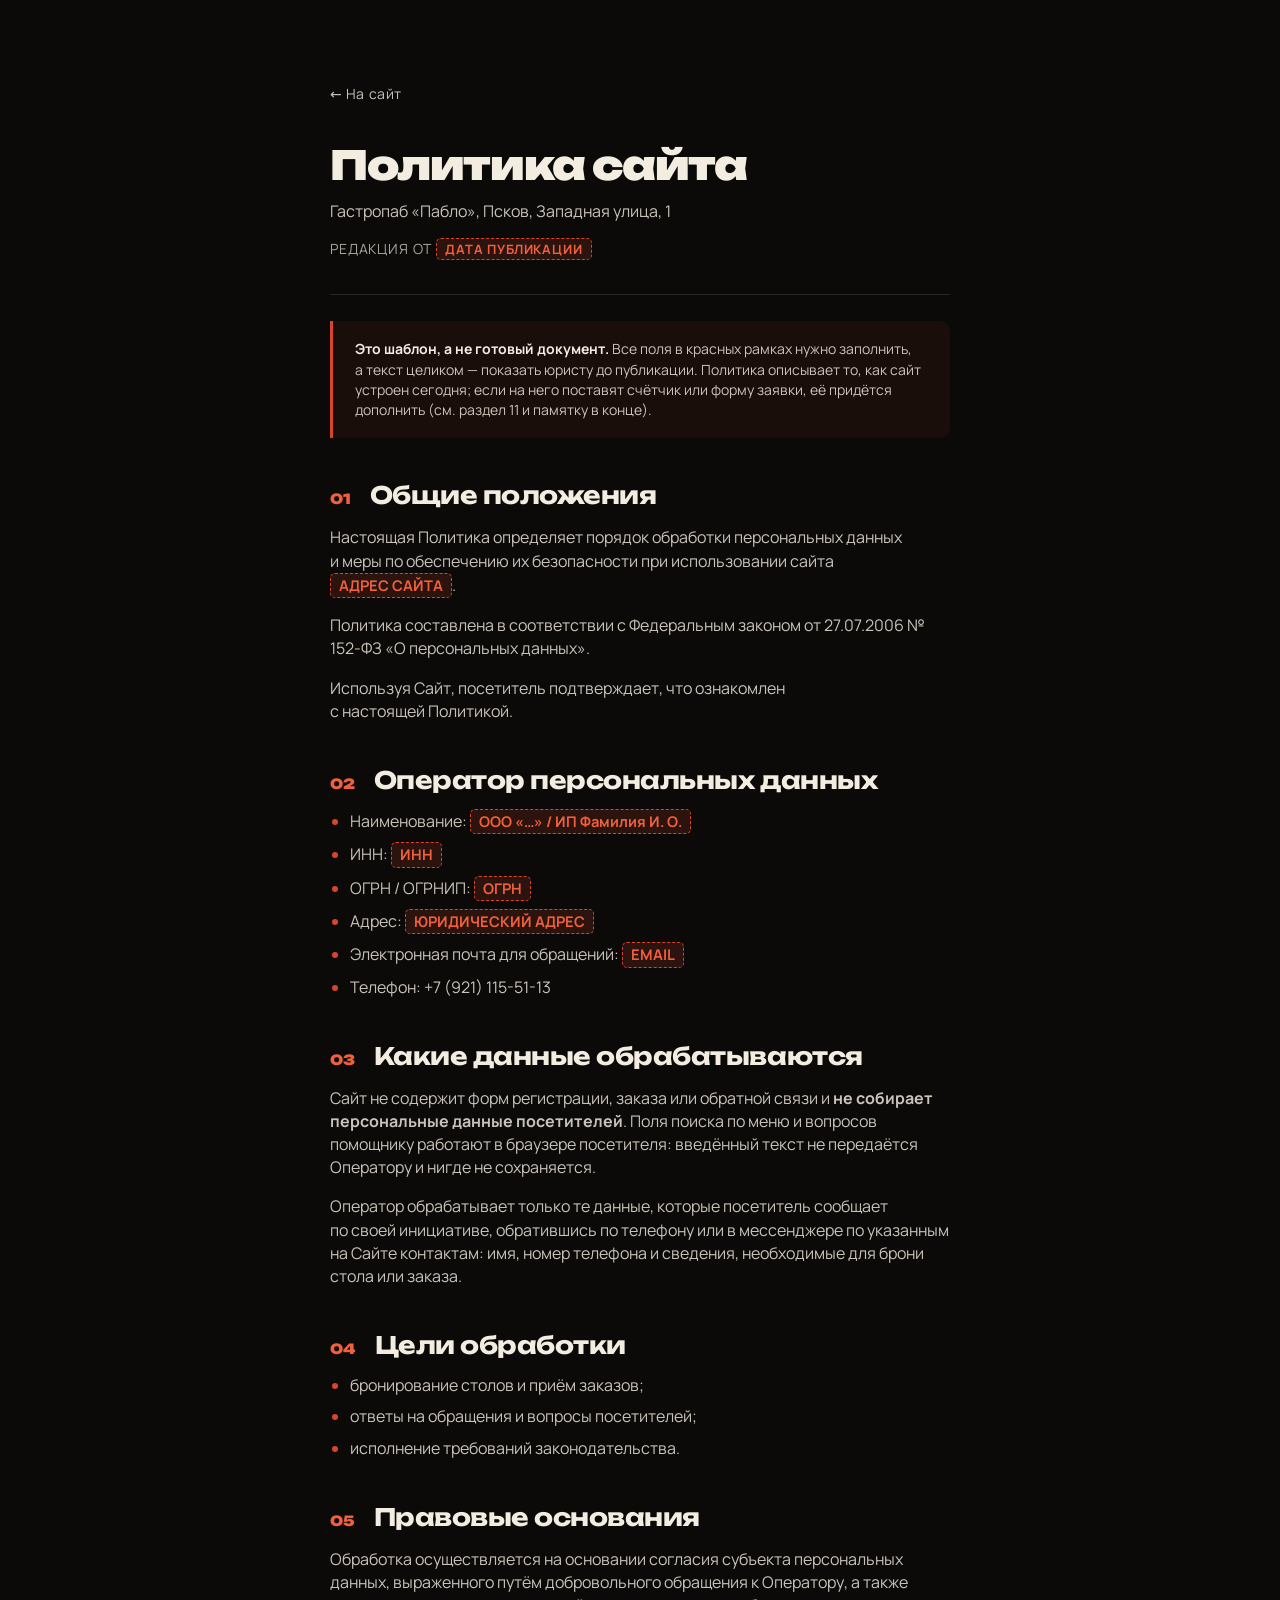
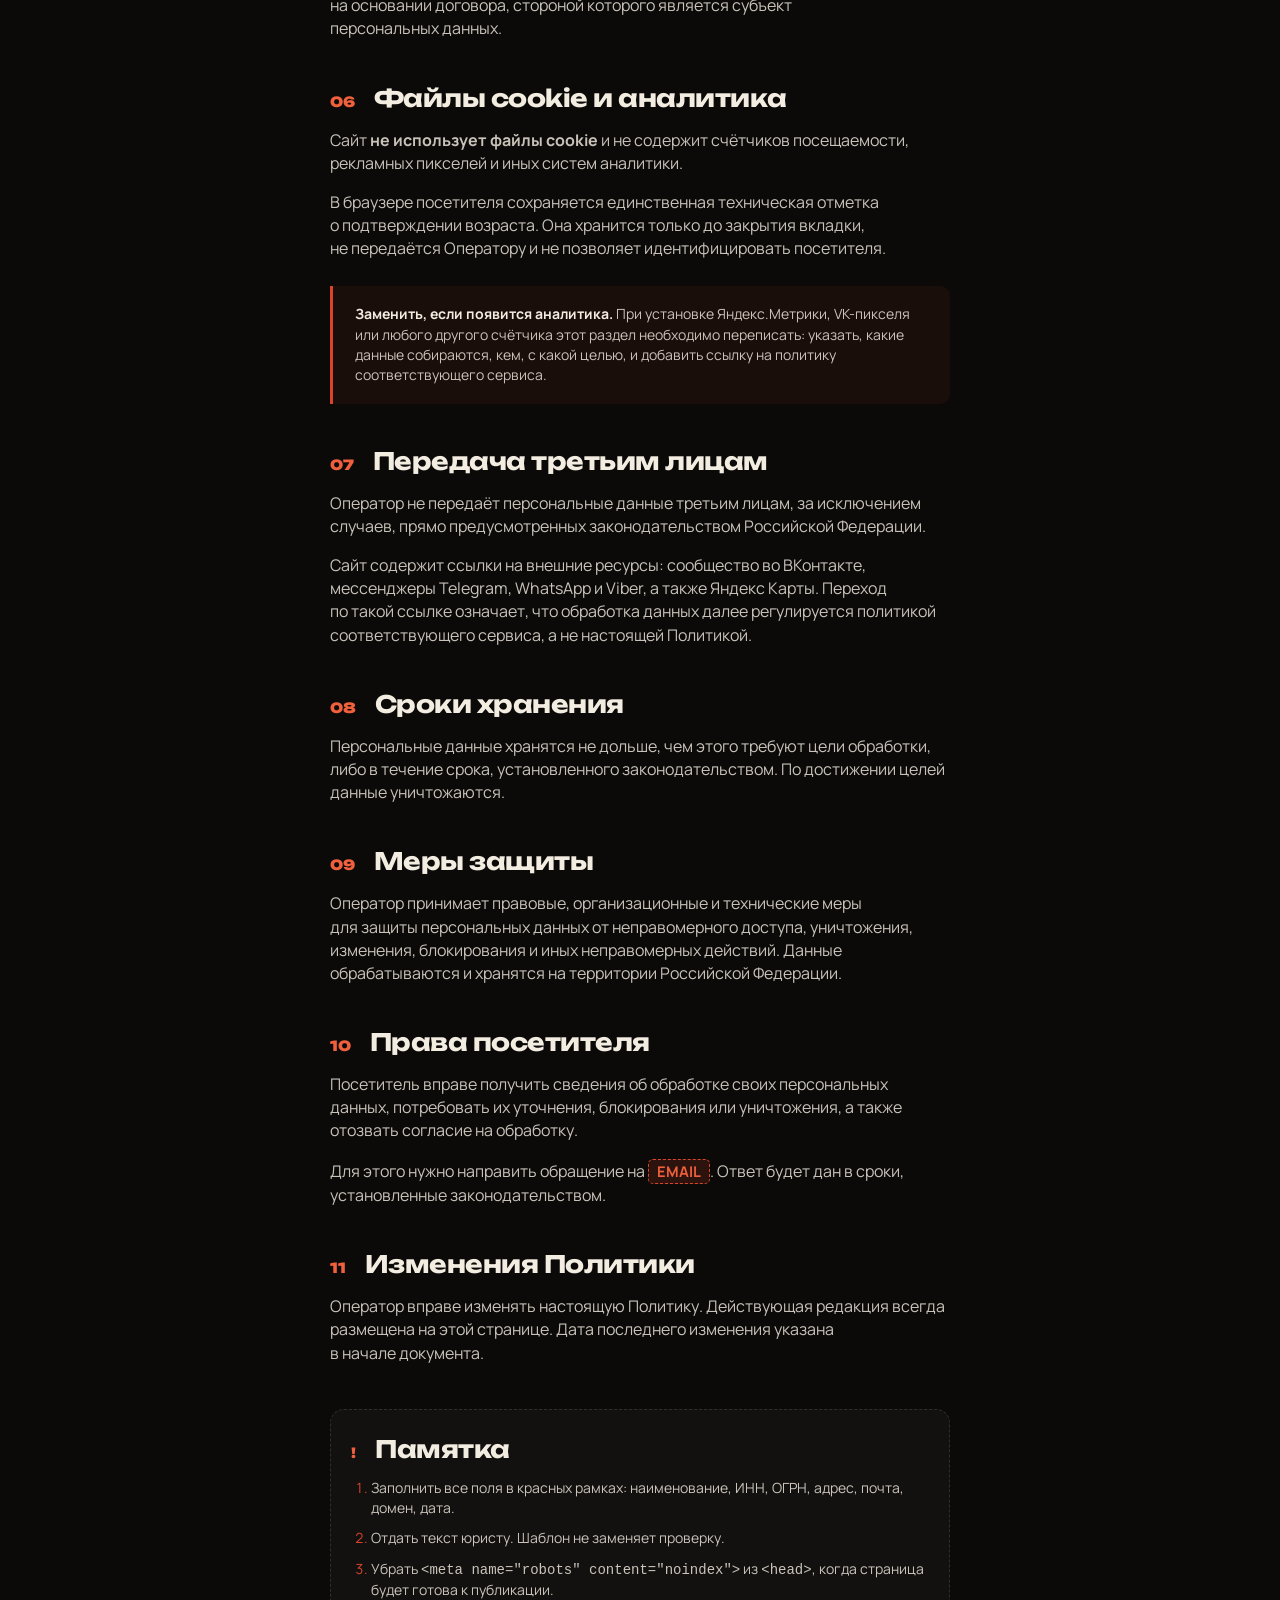
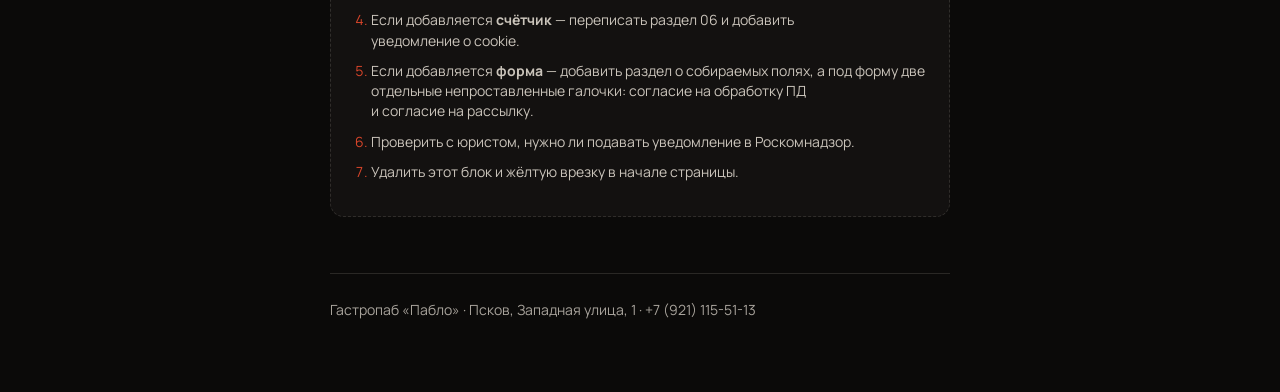
<file: policy.html>
<!doctype html>
<html lang="ru">
<head>
<meta charset="utf-8">
<meta name="viewport" content="width=device-width, initial-scale=1">
<meta name="robots" content="noindex">
<title>Политика конфиденциальности — Пабло, Псков</title>
<link rel="stylesheet" href="assets/fonts.css?v=40eb0d8f">
<style>
:root{
  --ink:#0B0A09; --ink-2:#131110; --paper:#F3ECE1; --red:#D8452A; --red-hi:#F0603C;
  --mut:rgba(243,236,225,.82); --mut-2:rgba(243,236,225,.68); --line:rgba(243,236,225,.13);
  --disp:'Unbounded','Unbounded Fallback',system-ui,sans-serif;
  --body:'Manrope','Manrope Fallback',system-ui,-apple-system,sans-serif;
  --pad:clamp(18px,5vw,64px);
}
*{box-sizing:border-box}
body{margin:0;background:var(--ink);color:var(--paper);font:400 16px/1.45 var(--body);
  -webkit-font-smoothing:antialiased}
.wrap{width:min(620px,100% - var(--pad)*2);margin-inline:auto;padding:clamp(40px,8vh,90px) 0}
a{color:var(--red-hi)}
a:focus-visible,.back:focus-visible{outline:2px solid var(--red-hi);outline-offset:3px;border-radius:3px}

.back{display:inline-flex;align-items:center;gap:8px;color:var(--mut);text-decoration:none;
  min-height:44px;font-size:14px;letter-spacing:.04em;margin-bottom:28px}
.back:hover{color:var(--paper)}

h1{font-family:var(--disp);font-weight:900;font-size:clamp(30px,5vw,40px);letter-spacing:-.035em;
  line-height:1.06;margin:0 0 14px;text-wrap:balance}
.sub{color:var(--mut);margin:0 0 8px}
.upd{color:var(--mut-2);font-size:14px;letter-spacing:.06em;text-transform:uppercase;
  padding-bottom:34px;border-bottom:1px solid var(--line);margin-bottom:8px}

h2{font-family:var(--disp);font-weight:700;font-size:clamp(21px,2.4vw,24px);letter-spacing:-.02em;
  line-height:1.25;margin:42px 0 14px}
h2 i{display:inline-block;font-style:normal;color:var(--red-hi);font-size:14px;font-weight:900;margin-right:14px}
p,li{color:rgba(243,236,225,.82)}
p,li,code{overflow-wrap:anywhere}
ul{padding-left:20px;margin:14px 0}
li{margin-bottom:8px}
li::marker{color:var(--red)}

/* Заглушки под реквизиты — намеренно кричащие, чтобы ни одна не уехала в публикацию */
.fill{display:inline-block;background:rgba(216,69,42,.16);border:1px dashed var(--red);
  color:var(--red-hi);padding:1px 8px;border-radius:5px;font-weight:700;font-size:.92em;
  overflow-wrap:anywhere}

.note{border-left:3px solid var(--red);background:rgba(216,69,42,.07);
  padding:18px 22px;margin:26px 0;border-radius:0 10px 10px 0}
.note b{color:var(--paper)}
.note p{margin:0;font-size:14px}
.note p + p{margin-top:10px}

.todo{border:1.5px dashed var(--line);border-radius:14px;padding:24px 20px;margin:44px 0 0;
  background:var(--ink-2)}
.todo h2{margin-top:0}
.todo ol{padding-left:20px;margin:12px 0 0}
.todo li{margin-bottom:10px;font-size:14px}

footer{margin-top:56px;padding-top:26px;border-top:1px solid var(--line);
  color:var(--mut-2);font-size:14px}
@media(max-width:500px){.todo{padding-inline:14px}.todo ol{padding-left:16px}}
@media(max-width:380px){h1{font-size:26px}}
</style>
</head>
<body>
<main class="wrap">

  <a class="back" href="index.html">← На сайт</a>

  <h1>Политика сайта</h1>
  <p class="sub">Гастропаб «Пабло», Псков, Западная улица, 1</p>
  <p class="upd">Редакция от <span class="fill">ДАТА ПУБЛИКАЦИИ</span></p>

  <div class="note">
    <p><b>Это шаблон, а не готовый документ.</b> Все поля в красных рамках нужно заполнить,
      а текст целиком — показать юристу до публикации. Политика описывает то, как сайт
      устроен сегодня; если на него поставят счётчик или форму заявки, её придётся дополнить
      (см. раздел 11 и памятку в конце).</p>
  </div>

  <h2><i>01</i> Общие положения</h2>
  <p>Настоящая Политика определяет порядок обработки персональных данных и меры по обеспечению
    их безопасности при использовании сайта <span class="fill">АДРЕС САЙТА</span>.</p>
  <p>Политика составлена в соответствии с Федеральным законом от 27.07.2006 № 152-ФЗ
    «О персональных данных».</p>
  <p>Используя Сайт, посетитель подтверждает, что ознакомлен с настоящей Политикой.</p>

  <h2><i>02</i> Оператор персональных данных</h2>
  <ul>
    <li>Наименование: <span class="fill">ООО «…» / ИП Фамилия И. О.</span></li>
    <li>ИНН: <span class="fill">ИНН</span></li>
    <li>ОГРН / ОГРНИП: <span class="fill">ОГРН</span></li>
    <li>Адрес: <span class="fill">ЮРИДИЧЕСКИЙ АДРЕС</span></li>
    <li>Электронная почта для обращений: <span class="fill">EMAIL</span></li>
    <li>Телефон: +7 (921) 115-51-13</li>
  </ul>

  <h2><i>03</i> Какие данные обрабатываются</h2>
  <p>Сайт не содержит форм регистрации, заказа или обратной связи и <b>не собирает персональные
    данные посетителей</b>. Поля поиска по меню и вопросов помощнику работают в браузере
    посетителя: введённый текст не передаётся Оператору и нигде не сохраняется.</p>
  <p>Оператор обрабатывает только те данные, которые посетитель сообщает по своей инициативе,
    обратившись по телефону или в мессенджере по указанным на Сайте контактам: имя, номер
    телефона и сведения, необходимые для брони стола или заказа.</p>

  <h2><i>04</i> Цели обработки</h2>
  <ul>
    <li>бронирование столов и приём заказов;</li>
    <li>ответы на обращения и вопросы посетителей;</li>
    <li>исполнение требований законодательства.</li>
  </ul>

  <h2><i>05</i> Правовые основания</h2>
  <p>Обработка осуществляется на основании согласия субъекта персональных данных, выраженного
    путём добровольного обращения к Оператору, а также на основании договора, стороной которого
    является субъект персональных данных.</p>

  <h2><i>06</i> Файлы cookie и аналитика</h2>
  <p>Сайт <b>не использует файлы cookie</b> и не содержит счётчиков посещаемости, рекламных
    пикселей и иных систем аналитики.</p>
  <p>В браузере посетителя сохраняется единственная техническая отметка о подтверждении возраста.
    Она хранится только до закрытия вкладки, не передаётся Оператору и не позволяет
    идентифицировать посетителя.</p>
  <div class="note">
    <p><b>Заменить, если появится аналитика.</b> При установке Яндекс.Метрики, VK-пикселя или любого другого счётчика этот раздел необходимо переписать: указать, какие данные собираются,
      кем, с какой целью, и добавить ссылку на политику соответствующего сервиса.</p>
  </div>

  <h2><i>07</i> Передача третьим лицам</h2>
  <p>Оператор не передаёт персональные данные третьим лицам, за исключением случаев, прямо
    предусмотренных законодательством Российской Федерации.</p>
  <p>Сайт содержит ссылки на внешние ресурсы: сообщество во ВКонтакте, мессенджеры Telegram,
    WhatsApp и Viber, а также Яндекс Карты. Переход по такой ссылке означает, что обработка
    данных далее регулируется политикой соответствующего сервиса, а не настоящей Политикой.</p>

  <h2><i>08</i> Сроки хранения</h2>
  <p>Персональные данные хранятся не дольше, чем этого требуют цели обработки, либо в течение
    срока, установленного законодательством. По достижении целей данные уничтожаются.</p>

  <h2><i>09</i> Меры защиты</h2>
  <p>Оператор принимает правовые, организационные и технические меры для защиты персональных
    данных от неправомерного доступа, уничтожения, изменения, блокирования и иных неправомерных
    действий. Данные обрабатываются и хранятся на территории Российской Федерации.</p>

  <h2><i>10</i> Права посетителя</h2>
  <p>Посетитель вправе получить сведения об обработке своих персональных данных, потребовать их уточнения, блокирования или уничтожения, а также отозвать согласие на обработку.</p>
  <p>Для этого нужно направить обращение на <span class="fill">EMAIL</span>. Ответ будет дан
    в сроки, установленные законодательством.</p>

  <h2><i>11</i> Изменения Политики</h2>
  <p>Оператор вправе изменять настоящую Политику. Действующая редакция всегда размещена
    на этой странице. Дата последнего изменения указана в начале документа.</p>

  <div class="todo">
    <h2><i>!</i> Памятка</h2>
    <ol>
      <li>Заполнить все поля в красных рамках: наименование, ИНН, ОГРН, адрес, почта, домен, дата.</li>
      <li>Отдать текст юристу. Шаблон не заменяет проверку.</li>
      <li>Убрать <code>&lt;meta name="robots" content="noindex"&gt;</code> из <code>&lt;head&gt;</code>,
        когда страница будет готова к публикации.</li>
      <li>Если добавляется <b>счётчик</b> — переписать раздел 06 и добавить уведомление о cookie.</li>
      <li>Если добавляется <b>форма</b> — добавить раздел о собираемых полях, а под форму две
        отдельные непроставленные галочки: согласие на обработку ПД и согласие на рассылку.</li>
      <li>Проверить с юристом, нужно ли подавать уведомление в Роскомнадзор.</li>
      <li>Удалить этот блок и жёлтую врезку в начале страницы.</li>
    </ol>
  </div>

  <footer>Гастропаб «Пабло» · Псков, Западная улица, 1 · <span style="white-space:nowrap">+7 (921) 115-51-13</span></footer>

</main>
</body>
</html>
</file>
<file: assets/fonts.css>
/* Локальные шрифты. Сгенерировано _fonts.js — вручную не править. */
@font-face {
  font-family: 'Manrope';
  font-style: normal;
  font-weight: 400 800;
  font-display: swap;
  src: url("fonts/manrope-cyrillic.woff2?v=e58febde") format('woff2');
  unicode-range: U+0301, U+0400-045F, U+0490-0491, U+04B0-04B1, U+2116;
}

@font-face {
  font-family: 'Manrope';
  font-style: normal;
  font-weight: 400 800;
  font-display: swap;
  src: url("fonts/manrope-latin.woff2?v=938c6e80") format('woff2');
  unicode-range: U+0000-00FF, U+0131, U+0152-0153, U+02BB-02BC, U+02C6, U+02DA, U+02DC, U+0304, U+0308, U+0329, U+2000-206F, U+20AC, U+2122, U+2191, U+2193, U+2212, U+2215, U+FEFF, U+FFFD;
}

@font-face {
  font-family: 'Unbounded';
  font-style: normal;
  font-weight: 500 900;
  font-display: swap;
  src: url("fonts/unbounded-cyrillic.woff2?v=3a5ed4d1") format('woff2');
  unicode-range: U+0301, U+0400-045F, U+0490-0491, U+04B0-04B1, U+2116;
}

@font-face {
  font-family: 'Unbounded';
  font-style: normal;
  font-weight: 500 900;
  font-display: swap;
  src: url("fonts/unbounded-latin.woff2?v=8616dc35") format('woff2');
  unicode-range: U+0000-00FF, U+0131, U+0152-0153, U+02BB-02BC, U+02C6, U+02DA, U+02DC, U+0304, U+0308, U+0329, U+2000-206F, U+20AC, U+2122, U+2191, U+2193, U+2212, U+2215, U+FEFF, U+FFFD;
}

/* Запасные начертания подогнаны по ширине русской строки, а не латинской.
   Замер 28.09.2026 через canvas measureText на тексте первого экрана:
   Manrope 400 шире Arial на 0,9 %, Manrope 600 — на 4,4 % (запасной берётся
   обычного начертания), Manrope 700–800 против Arial Bold — 98–100 %,
   Unbounded против Arial Bold — 130–135 %. Прежние 97,8 / 92 / 118 % были
   сняты на латинице: на 390 px подзаголовок первого экрана шёл четырьмя
   строками вместо пяти, и при загрузке шрифта страница прыгала на 25 px. */
@font-face{font-family:'Manrope Fallback';src:local('Arial'),local('ArialMT');font-weight:400 500;size-adjust:101%}
@font-face{font-family:'Manrope Fallback';src:local('Arial'),local('ArialMT');font-weight:600 600;size-adjust:104%}
@font-face{font-family:'Manrope Fallback';src:local('Arial Bold'),local('Arial-BoldMT');font-weight:700 800;size-adjust:99%}
@font-face{font-family:'Unbounded Fallback';src:local('Arial Bold'),local('Arial-BoldMT');font-weight:500 900;size-adjust:132%}
</file>
<file: assets/style.css>
/* ══════════ Пабло · Псков ══════════ */
:root{
  /* шесть ступеней: метки, основной текст, подзаголовки, крупные
     подзаголовки, числа и цены, заголовки секций. Слово первого экрана
     живёт своей мерой от ширины контейнера */
  --p1:12px;
  --p2:clamp(14px,1.17vw,15px);
  --p3:clamp(17px,1.5vw,19px);
  --p4:clamp(24px,2.2vw,28px);
  --p5:clamp(32px,3.2vw,40px);
  --p6:clamp(40px,5.4vw,68px);

  --ink:#0B0A09;
  --ink-2:#131110;
  --ink-3:#1C1917;
  --paper:#F3ECE1;
  --red:#D03F24;
  /* красный для текста на светлых плашках: на #F3ECE1 фирменный давал 3,5:1 */
  --red-ink:#9F2C19;
  --red-hi:#F0603C;
  --amber:#E9B24A;
  --olive:#7C8763;
  --mut:rgba(243,236,225,.72);
  --mut-2:rgba(243,236,225,.68);
  --line:rgba(243,236,225,.13);
  --disp:'Unbounded','Unbounded Fallback',system-ui,sans-serif;
  --body:'Manrope','Manrope Fallback',system-ui,-apple-system,sans-serif;
  --pad:clamp(18px,5vw,64px);
  --r:18px;
  --ease:cubic-bezier(.22,.61,.36,1);
}
*,*::before,*::after{box-sizing:border-box}
[hidden]{display:none !important}
html{scroll-behavior:smooth;scroll-padding-top:88px;-webkit-text-size-adjust:100%;scrollbar-gutter:stable}
body{
  margin:0;background:var(--ink);color:var(--paper);
  font:400 var(--p3)/1.5 var(--body);letter-spacing:.005em;
  overflow-x:hidden;
}
img{display:block;max-width:100%}
a{color:inherit;text-decoration:none}
h1,h2,h3{margin:0;font-family:var(--disp);font-weight:700;letter-spacing:-.02em;line-height:1.02}
p{margin:0 0 1em}
button{font:inherit;color:inherit;background:none;border:0;cursor:pointer}
::selection{background:var(--red);color:#fff}
:focus-visible{outline:2px solid var(--amber);outline-offset:3px;border-radius:4px}
.lunch :focus-visible,.dish__ph--none :focus-visible{outline-color:var(--ink)}
a[href^="tel:"]{white-space:nowrap}
.skip{position:fixed;left:12px;font-size:var(--p2);clip-path:inset(50%);width:1px;height:1px;overflow:hidden;white-space:nowrap;top:12px;z-index:999;background:var(--red);padding:10px 16px;border-radius:8px}
.skip:focus{clip-path:none;width:auto;height:auto;overflow:visible;z-index:2147483000;color:#fff;font-weight:700}
.wrap{width:min(1280px,100% - var(--pad)*2);margin-inline:auto}

/* ── фон ── */
.bg{position:fixed;inset:0;z-index:-1;overflow:hidden;background:var(--ink)}
.bg__photo{
  position:absolute;inset:-6%;
  background:url("../img/vk/vk-16.jpg?v=5eb74c29") center/cover no-repeat;
  filter:blur(38px) saturate(.55) brightness(.32);
  opacity:.5;
}
.bg__glow{position:absolute;border-radius:50%;filter:blur(90px);mix-blend-mode:screen}
.bg__glow--a{width:60vw;height:60vw;left:-14vw;top:-10vw;background:radial-gradient(circle,rgba(216,69,42,.36),transparent 68%)}
.bg__glow--b{width:52vw;height:52vw;right:-12vw;bottom:-6vw;background:radial-gradient(circle,rgba(233,178,74,.24),transparent 66%)}
.bg__lights{
  position:absolute;inset:0;opacity:.5;
  background-image:
    radial-gradient(2px 2px at 12% 22%,rgba(255,205,120,.9),transparent),
    radial-gradient(2px 2px at 28% 68%,rgba(255,190,110,.7),transparent),
    radial-gradient(1.6px 1.6px at 47% 14%,rgba(255,214,150,.75),transparent),
    radial-gradient(2px 2px at 63% 48%,rgba(255,180,100,.6),transparent),
    radial-gradient(1.6px 1.6px at 81% 26%,rgba(255,205,120,.8),transparent),
    radial-gradient(2px 2px at 91% 74%,rgba(255,195,110,.6),transparent),
    radial-gradient(1.4px 1.4px at 38% 88%,rgba(255,210,140,.7),transparent);
  animation:flicker 7s ease-in-out infinite alternate;
}
@keyframes flicker{0%{opacity:.32}50%{opacity:.62}100%{opacity:.4}}
.bg__grain{
  position:absolute;inset:-100%;opacity:.055;pointer-events:none;
  background-image:url("data:image/svg+xml,%3Csvg xmlns='http://www.w3.org/2000/svg' width='220' height='220'%3E%3Cfilter id='n'%3E%3CfeTurbulence type='fractalNoise' baseFrequency='.85' numOctaves='3'/%3E%3C/filter%3E%3Crect width='220' height='220' filter='url(%23n)'/%3E%3C/svg%3E");
  animation:grain 8s steps(6) infinite;
}
@keyframes grain{0%{transform:translate(0,0)}20%{transform:translate(-3%,2%)}40%{transform:translate(2%,-3%)}60%{transform:translate(-2%,-2%)}80%{transform:translate(3%,1%)}100%{transform:translate(0,0)}}

/* ── шапка ── */
.hdr{
  position:fixed;inset:0 0 auto;z-index:80;
  display:flex;align-items:center;justify-content:space-between;gap:clamp(12px,3vw,40px);
  padding:14px max(var(--pad),calc((100% - 1280px) / 2));
  transition:background .35s,backdrop-filter .35s,border-color .35s,padding .35s;
  border-bottom:1px solid transparent;
}
.hdr.is-stuck{background:rgba(11,10,9,.93);backdrop-filter:blur(16px) saturate(140%);border-bottom-color:var(--line);padding-block:10px}
.logo{display:flex;flex-direction:column;justify-content:center;min-height:44px;line-height:1;flex:0 0 auto}
.logo__mark{font-family:var(--disp);font-weight:900;font-size:var(--p4);letter-spacing:-.045em;color:var(--paper)}
.logo__mark::after{content:'.';color:var(--red)}
.logo__sub{font-size:var(--p1);letter-spacing:.34em;text-transform:uppercase;color:var(--mut-2);margin-top:5px}
.nav{display:flex;gap:clamp(10px,1.7vw,26px);font-size:var(--p2);font-weight:700}
.nav a{color:var(--mut);padding:11px 2px;position:relative;transition:color .25s;white-space:nowrap}
.nav a::after{content:'';position:absolute;left:0;right:100%;bottom:2px;height:1.5px;background:var(--red);transition:right .3s var(--ease)}
.nav a:hover{color:var(--paper)}
.nav a:hover::after{right:0}
.hdr__cta{display:flex;align-items:center;gap:16px;flex:0 0 auto}
.phone{font-weight:700;font-size:var(--p2);white-space:nowrap;display:inline-flex;align-items:center;min-height:44px;white-space:nowrap;transition:color .2s}
.phone:hover{color:var(--amber)}
.burger{display:none;width:44px;height:44px;flex-direction:column;justify-content:center;gap:5px;align-items:center}
.burger span{width:20px;height:2px;background:var(--paper);border-radius:2px;transition:transform .3s,opacity .2s}
.burger[aria-expanded="true"] span:nth-child(1){transform:translateY(7px) rotate(45deg)}
.burger[aria-expanded="true"] span:nth-child(2){opacity:0}
.burger[aria-expanded="true"] span:nth-child(3){transform:translateY(-7px) rotate(-45deg)}

/* ── кнопки ── */
.btn{
  display:inline-flex;align-items:center;justify-content:center;gap:8px;
  min-height:44px;padding:13px 26px;border-radius:999px;background:var(--red);color:#fff;
  font-weight:700;font-size:var(--p2);letter-spacing:.005em;white-space:nowrap;
  transition:transform .2s var(--ease),background .25s,box-shadow .3s;
  box-shadow:0 8px 30px -12px rgba(216,69,42,.9);
}
.btn:hover{background:var(--red-hi);transform:translateY(-2px);box-shadow:0 16px 38px -14px rgba(240,96,60,.95)}
.btn:active{transform:translateY(0)}
.btn--sm{padding:9px 18px;font-size:var(--p2);min-height:44px}
.btn--lg{padding:17px 34px;font-size:var(--p2)}
.btn--ghost{background:transparent;color:var(--paper);border:1px solid var(--line);box-shadow:none}
.btn--ghost:hover{background:rgba(243,236,225,.08);border-color:rgba(243,236,225,.35)}
.btn--dark{background:var(--ink);color:var(--paper);box-shadow:none}
.btn--dark:hover{background:var(--ink-3)}
.link{display:inline-flex;align-items:center;min-height:44px;color:var(--red-hi);font-weight:700;font-size:var(--p2);transition:color .2s}
.link:hover{color:var(--amber)}
.link--big{font-size:var(--p2);white-space:nowrap}

/* ── HERO ── */
.hero{position:relative;min-height:100svh;display:grid;align-items:end;padding:130px var(--pad) clamp(40px,7vh,80px);isolation:isolate}
.hero__media{position:absolute;inset:0;z-index:-1;overflow:hidden}
.hero__media img{width:100%;height:100%;object-fit:cover;object-position:50% 62%;transform:scale(1.06);animation:heroIn 1.6s var(--ease) both, kenburns 26s ease-in-out infinite alternate 1.6s}
.hero__media::after{
  content:'';position:absolute;inset:0;
  background:
    linear-gradient(180deg,rgba(11,10,9,.80) 0%,rgba(11,10,9,.42) 22%,rgba(11,10,9,.72) 46%,rgba(11,10,9,.86) 70%,var(--ink) 100%),
    linear-gradient(90deg,rgba(11,10,9,.55) 0%,rgba(11,10,9,.06) 55%,transparent 100%),
    radial-gradient(120% 80% at 15% 90%,rgba(216,69,42,.30),transparent 60%);
}
@keyframes heroIn{from{opacity:0;transform:scale(1.14)}to{opacity:1;transform:scale(1.06)}}
@keyframes kenburns{to{transform:scale(1.14) translate(-1.5%,-1.5%)}}
/* та же колонка 1280px, что и .wrap — герой встаёт по одной вертикали с шапкой и секциями */
.hero__inner{container-type:inline-size;width:min(1280px,100%);margin-inline:auto}
.hero__badge{
  display:inline-flex;align-items:center;gap:10px;flex-wrap:wrap;
  padding:8px 16px;border:1px solid var(--line);border-radius:999px;
  background:rgba(11,10,9,.5);backdrop-filter:blur(10px);
  font-size:var(--p1);color:var(--mut);margin-bottom:26px;
  animation:up .8s var(--ease) both .2s;
}
.hero__badge b{color:var(--paper);font-size:var(--p2);font-family:var(--disp)}
.hero__badge-sep{width:1px;height:14px;background:var(--line)}
.stars{color:var(--amber);letter-spacing:.06em}
.hero__title{display:flex;flex-direction:column;gap:6px;margin-bottom:24px}
.hero__word{
  font-family:var(--disp);font-weight:900;
  /* кегль от ширины колонки (cqi), а не от окна: иначе слово не встаёт по линейке сайта */
  font-size:clamp(40px,25.2cqi,324px);line-height:.84;letter-spacing:-.055em;
  margin-left:-.055em;
  color:var(--paper);animation:up 1s var(--ease) both .3s;
  text-shadow:0 30px 70px rgba(0,0,0,.6);
}
.hero__tag{
  font-size:var(--p2);letter-spacing:.22em;text-transform:uppercase;
  color:var(--red-hi);font-weight:700;padding-left:.35em;
  animation:up 1s var(--ease) both .45s;
}
/* лежит прямо на фото, поэтому светлее обычного --mut и с мягкой подложкой-тенью */
.hero__lead{max-width:60ch;text-wrap:pretty;color:rgba(243,236,225,.92);font-size:var(--p3);line-height:1.45;
  text-shadow:0 1px 14px rgba(11,10,9,.8);animation:up 1s var(--ease) both .55s}
.hero__lead b{color:var(--paper);font-weight:700}
.hero__actions{display:flex;gap:12px;flex-wrap:wrap;margin:30px 0 40px;animation:up 1s var(--ease) both .65s}
.hero__facts{
  display:grid;grid-template-columns:repeat(auto-fit,minmax(150px,1fr));gap:1px;
  list-style:none;margin:0;padding:0;background:var(--line);
  border:1px solid var(--line);border-radius:14px;overflow:hidden;
  animation:up 1s var(--ease) both .75s;
}
.hero__facts li{background:rgba(11,10,9,.62);backdrop-filter:blur(8px);padding:16px 20px;display:flex;flex-direction:column;gap:4px}
.hero__facts b{font-family:var(--disp);font-size:var(--p2);font-weight:700;white-space:nowrap}
.hero__facts span{font-size:var(--p1);color:rgba(243,236,225,.84);text-transform:uppercase;letter-spacing:.09em}
@keyframes up{from{opacity:0;transform:translateY(26px)}to{opacity:1;transform:none}}
.hero__scroll{position:absolute;left:50%;bottom:18px;translate:-50% 0;width:44px;height:44px;border:1.5px solid var(--line);border-radius:999px;display:grid;place-items:start center;padding-top:8px}
.hero__scroll span{width:3px;height:8px;background:var(--red-hi);border-radius:2px;animation:sc 1.8s ease-in-out infinite}
@keyframes sc{0%,100%{transform:translateY(0);opacity:1}60%{transform:translateY(14px);opacity:0}}
@media (min-width:861px) and (max-height:780px){
  .hero{padding-top:84px;padding-bottom:22px}
  .hero__title{margin-bottom:14px}
  .hero__actions{margin:20px 0}
  .hero__facts li{padding:12px 18px}
  .hero__scroll{display:none}
}

/* Бронь открывается рядом с текущим местом чтения. */
.booking{width:min(500px,calc(100vw - 32px));max-height:92svh;overflow:auto;
  padding:clamp(24px,4vw,36px);border:1px solid rgba(243,236,225,.22);
  border-radius:22px;background:var(--ink-2);color:var(--paper);
  box-shadow:0 32px 100px rgba(0,0,0,.7)}
.booking::backdrop{background:rgba(5,4,4,.78);backdrop-filter:blur(6px)}
.booking__close{position:absolute;top:12px;right:12px;width:44px;height:44px;
  color:var(--paper);font-size:28px;line-height:1;border-radius:50%}
.booking__close:hover{background:rgba(243,236,225,.12)}
.booking__eyebrow{display:block;color:var(--red-hi);font-size:var(--p1);font-weight:800;
  letter-spacing:.18em;text-transform:uppercase}
.booking h2{font-family:var(--disp);font-size:clamp(28px,6vw,42px);line-height:1.1;
  letter-spacing:-.035em;margin:18px 42px 16px 0}
.booking p{color:var(--mut);font-size:var(--p2);line-height:1.5;margin:0 0 26px}
.booking__actions{display:grid;gap:10px}
.booking__actions .btn{justify-content:center}
.booking__actions a:not(.btn){display:flex;align-items:center;min-height:48px;
  padding:11px 16px;border:1px solid var(--line);border-radius:12px;
  color:var(--paper);font-size:var(--p2);font-weight:700}
.booking__actions a:not(.btn):hover{border-color:var(--red-hi);color:var(--red-hi)}

/* ── возрастная заглушка ── */
/* Оверлей поверх уже загруженного HTML, а не серверная затычка: поисковый робот
   видит под ним весь контент и индексирует страницу как обычно. */
/* z-index намеренно предельный: заглушка обязана перекрыть всё, включая помощника */
.age{position:fixed;inset:0;z-index:2147483647;display:grid;place-items:center;padding:24px;
  background:rgb(11,10,9)}
.age__box{max-width:440px;text-align:center;animation:up .5s var(--ease) both}
.age__logo{font-family:var(--disp);font-weight:900;font-size:var(--p5);letter-spacing:-.045em;color:var(--paper)}
.age__logo span{color:var(--red)}
.age__q{font-family:var(--disp);font-weight:700;font-size:var(--p4);
  letter-spacing:-.02em;line-height:1.1;margin:26px 0 12px;color:var(--paper);text-wrap:balance}
.age__d{color:var(--mut);font-size:var(--p2);margin:0 auto;max-width:34ch}
.age__btns{display:flex;gap:12px;justify-content:center;flex-wrap:wrap;margin:30px 0 24px}
.age__note{font-size:var(--p1);letter-spacing:.06em;text-transform:uppercase;color:var(--mut-2)}
.age--bye .age__btns{display:none}

/* ── секции ── */
/* Ритм по вертикали: у соседних секций один фон, и два полных отступа подряд
   давали провал в 300–370 px. Нижний отступ держит шаг, верхний у соседа сжат. */
.sec{padding:clamp(72px,10vw,140px) 0;position:relative}
.sec + .sec{padding-top:clamp(18px,2vw,30px)}
.sec--bar,.sec--menu{padding-top:clamp(56px,6vw,90px)}
.sec--tight{padding-bottom:clamp(48px,6vw,90px)}
.sec__head{max-width:820px;margin-bottom:clamp(36px,5vw,64px)}
.sec__head--row{display:flex;align-items:flex-end;justify-content:space-between;gap:24px;max-width:none;flex-wrap:wrap}
/* колонка внутри строки не сжималась по min-width:auto, и заголовок со склейками
   вылезал за экран на 320 px */
.sec__head--row > *{min-width:0}
.eyebrow{display:inline-block;font-size:var(--p1);letter-spacing:.3em;text-transform:uppercase;color:var(--red-hi);font-weight:700;margin-bottom:18px}
.eyebrow--light{color:var(--red-ink)}
.h2{font-size:var(--p6);line-height:1.02}
.h2 em{font-style:normal;color:var(--red-hi)}
.h2--dark{color:var(--ink)}
.sec__lead{margin-top:20px;color:var(--mut);font-size:var(--p3);max-width:62ch}
.sec__lead b{color:var(--paper)}

/* появление */
.reveal{opacity:0;transform:translateY(28px);transition:opacity .8s var(--ease),transform .8s var(--ease)}
.reveal.in{opacity:1;transform:none}

/* ── карточки преимуществ ── */
.feat{display:grid;grid-template-columns:repeat(auto-fit,minmax(272px,1fr));gap:16px}
@media(max-width:699px){
  .feat{grid-template-columns:1fr}
  .feat__card--wide{grid-column:auto;grid-template-columns:1fr}
  .feat__img img{min-height:200px}
}
.feat__card{
  position:relative;padding:28px;border-radius:var(--r);
  background:linear-gradient(160deg,rgba(243,236,225,.065),rgba(243,236,225,.018));
  border:1px solid var(--line);overflow:hidden;
  transition:transform .4s var(--ease),border-color .3s,background .3s;
}
.feat__card:hover{transform:translateY(-5px);border-color:rgba(243,236,225,.28)}
.feat__card h3{font-size:var(--p3);margin-bottom:10px;letter-spacing:-.015em}
.feat__card p{color:var(--mut);font-size:var(--p2);margin:0;text-wrap:pretty}
.feat__card--wide{grid-column:span 2;padding:0;display:grid;grid-template-columns:1fr 1fr}
.feat__img{overflow:hidden}
.feat__img img{width:100%;height:100%;min-height:240px;object-fit:cover;transition:transform .8s var(--ease)}
.feat__card--wide:hover .feat__img img{transform:scale(1.06)}
.feat__body{padding:28px;display:flex;flex-direction:column;justify-content:center}
.feat__card--photo{padding:0;display:flex;flex-direction:column}
.feat__copy{padding:28px}
.feat__copy .link{margin-top:18px}
.feat__media{position:relative;margin:0;margin-top:auto;aspect-ratio:3/2;overflow:hidden;flex:none}
.feat__media img{display:block;width:100%;height:100%;object-fit:cover;transition:transform .8s var(--ease)}
.feat__media--dinner img{object-position:50% 100%}
.feat__media--match img{object-position:70% 0}
.feat__media--veranda img{object-position:50% 42%}
.feat__media--dog img{object-position:50% 76%}
.feat__card--photo:hover .feat__media img{transform:scale(1.03)}
.feat__credit{position:absolute;inset:auto 0 0;padding:22px 14px 10px;background:linear-gradient(transparent,rgba(11,10,9,.9));color:var(--paper);font-size:var(--p1)}
.feat__credit a{display:flex;align-items:center;width:fit-content;min-height:44px;color:inherit;text-decoration:underline;text-underline-offset:3px}
.feat__card--accent{background:linear-gradient(155deg,var(--red),#A82F1B);border-color:transparent}
.feat__card--accent p{color:rgba(255,255,255,.86)}
.feat__card--accent .link{color:#fff;text-decoration:underline;text-underline-offset:4px}
.feat__price{font-family:var(--disp);font-weight:900;font-size:var(--p5);margin:16px 0 10px;letter-spacing:-.03em}
.chips{display:flex;flex-wrap:wrap;gap:8px;list-style:none;padding:0;margin:28px 0 0}
.chips li{padding:8px 16px;border:1px solid var(--line);border-radius:999px;font-size:var(--p1);color:var(--mut);transition:.25s}
.chips--amen li:hover{color:var(--paper);border-color:var(--red);background:rgba(216,69,42,.12)}

/* ── лента хитов ── */
.rail{display:flex;gap:14px;overflow-x:auto;padding:4px var(--pad) 22px;scroll-padding-inline:var(--pad);scroll-snap-type:x mandatory;scrollbar-width:thin;scrollbar-color:var(--red) transparent}
.rail::-webkit-scrollbar{height:6px}
.rail::-webkit-scrollbar-thumb{background:var(--red);border-radius:9px}
.rail::-webkit-scrollbar-track{background:var(--line)}
.hit{flex:0 0 clamp(210px,26vw,266px);scroll-snap-align:start;border-radius:var(--r);overflow:hidden;background:var(--ink-2);border:1px solid var(--line);transition:transform .4s var(--ease),border-color .3s;text-align:left}
.hit:hover{transform:translateY(-5px);border-color:rgba(243,236,225,.3)}
.hit img{width:100%;aspect-ratio:1;object-fit:cover}
.hit__b{padding:16px 18px 18px}
.hit__t{font-weight:700;font-size:var(--p2);line-height:1.28;margin-bottom:8px;display:-webkit-box;-webkit-line-clamp:2;-webkit-box-orient:vertical;overflow:hidden}
.hit__m{display:flex;align-items:baseline;justify-content:space-between;gap:10px}
.hit__p{font-family:var(--disp);font-weight:700;font-size:var(--p3);color:var(--amber)}
.hit__w{font-size:var(--p1);color:var(--mut-2)}

/* ── меню ── */
.menubar{position:sticky;top:74px;z-index:40;padding:14px 0 10px;margin-bottom:20px;background:var(--ink);box-shadow:0 16px 20px -8px var(--ink),0 -18px 0 0 var(--ink)}
.menubar__search{position:relative;display:flex;align-items:center;margin-bottom:14px;max-width:520px}
.menubar__search svg{position:absolute;left:16px;width:19px;height:19px;fill:none;stroke:var(--mut-2);stroke-width:1.9;stroke-linecap:round}
.menubar__search input{
  width:100%;padding:14px 44px;border-radius:999px;border:1px solid var(--line);
  background:rgba(243,236,225,.05);color:var(--paper);font:inherit;font-size:var(--p2);
  transition:border-color .25s,background .25s;
}
.menubar__search input::placeholder{color:var(--mut-2)}
.menubar__search input:focus{outline:none;border-color:var(--red);background:rgba(243,236,225,.08)}
#menuClear{position:absolute;right:8px;width:32px;height:32px;border-radius:50%;font-size:var(--p4);line-height:1;color:var(--mut)}
#menuClear:hover{color:var(--paper);background:rgba(243,236,225,.1)}
.menubar__tabs{display:flex;gap:8px;overflow-x:auto;padding-bottom:6px;scrollbar-width:none}
.menubar__tabs::-webkit-scrollbar{display:none}
.tab{padding:9px 17px;border-radius:999px;border:1px solid var(--line);font-size:var(--p2);font-weight:700;color:var(--mut);white-space:nowrap;transition:.25s}
.tab:hover{color:var(--paper);border-color:rgba(243,236,225,.34)}
.tab[aria-selected="true"]{background:var(--red);border-color:var(--red);color:#fff}

.menu-grid{display:grid;grid-template-columns:repeat(auto-fill,minmax(250px,1fr));gap:14px}
.dish{
  display:flex;flex-direction:column;border-radius:var(--r);overflow:hidden;
  background:linear-gradient(170deg,rgba(243,236,225,.06),rgba(243,236,225,.015));
  border:1px solid var(--line);transition:transform .35s var(--ease),border-color .3s;
  animation:pop .45s var(--ease) both;
}
@keyframes pop{from{opacity:0;transform:translateY(14px) scale(.985)}to{opacity:1;transform:none}}
.dish:hover{transform:translateY(-4px);border-color:rgba(243,236,225,.3)}
.dish.is-hi{border-color:var(--amber);box-shadow:0 0 0 3px rgba(233,178,74,.22)}
.dish__ph{position:relative;aspect-ratio:4/3;overflow:hidden;background:var(--ink-3)}
.dish__ph img{width:100%;height:100%;object-fit:cover;transition:transform .7s var(--ease)}
.dish:hover .dish__ph img{transform:scale(1.07)}
/* нет фото — показываем фирменную карточку меню, а не пустоту */
.dish__ph--none{display:grid;place-items:center;gap:6px;background:var(--paper);text-align:center}
.dish__ph--none b{font-family:var(--disp);font-weight:900;font-size:var(--p5);letter-spacing:-.045em;color:var(--red-ink);line-height:1}
.dish__ph--none b::after{content:'.';color:var(--ink)}
.dish__ph--none i{font-style:normal;font-size:var(--p1);letter-spacing:.28em;text-transform:uppercase;color:rgba(11,10,9,.62)}
.dish__cat{position:absolute;left:10px;top:10px;padding:5px 11px;border-radius:999px;background:rgba(11,10,9,.72);backdrop-filter:blur(8px);font-size:var(--p1);letter-spacing:.09em;text-transform:uppercase;color:var(--mut)}
.dish__b{padding:16px 18px 18px;display:flex;flex-direction:column;flex:1;gap:8px}
.dish__t{font-family:var(--body);font-weight:700;font-size:var(--p2);line-height:1.3;text-wrap:balance}
.dish__d{text-wrap:pretty;font-size:var(--p1);color:var(--mut-2);line-height:1.5;flex:1;display:-webkit-box;-webkit-line-clamp:3;-webkit-box-orient:vertical;overflow:hidden}
.dish__m{display:flex;align-items:baseline;justify-content:space-between;gap:10px;padding-top:6px;border-top:1px solid var(--line)}
.dish__p{font-family:var(--disp);font-weight:700;font-size:var(--p4);color:var(--amber);letter-spacing:-.02em;white-space:nowrap}
.dish__w{font-size:var(--p1);color:var(--mut-2);white-space:nowrap}
.dish--more{align-items:flex-start;justify-content:center;gap:10px;padding:clamp(22px,3vw,34px);
  border-style:dashed;border-color:rgba(243,236,225,.26);background:rgba(216,69,42,.07);animation:none}
.dish--more:hover{border-color:var(--red-hi);background:rgba(216,69,42,.12)}
.dish--more b{font-weight:700;font-size:var(--p3);letter-spacing:-.01em;color:var(--paper)}
.dish--more span{font-size:var(--p2);color:var(--mut);max-width:34ch}
.menu-empty{text-align:center;color:var(--mut);padding:50px 0}

/* ── барная карта ── */
.sec--bar{background:
  radial-gradient(80% 60% at 82% 8%,rgba(216,69,42,.13),transparent 62%),
  radial-gradient(60% 50% at 8% 92%,rgba(233,178,74,.08),transparent 60%)}
.barhi{display:grid;grid-template-columns:repeat(auto-fit,minmax(280px,1fr));gap:16px;margin-bottom:clamp(28px,4vw,48px)}
.barhi__c{
  position:relative;padding:clamp(24px,3vw,34px);border-radius:var(--r);overflow:hidden;
  border:1px solid var(--line);background:linear-gradient(155deg,rgba(216,69,42,.22),rgba(243,236,225,.03));
}
.barhi__c:nth-child(2){background:linear-gradient(155deg,rgba(233,178,74,.18),rgba(243,236,225,.03))}
.barhi__c::after{content:'';position:absolute;right:-40px;top:-40px;width:150px;height:150px;border-radius:50%;background:rgba(216,69,42,.16);filter:blur(30px)}
.barhi__sub{font-size:var(--p1);letter-spacing:.26em;text-transform:uppercase;color:var(--red-hi);font-weight:700}
.barhi__c:nth-child(2) .barhi__sub{color:var(--amber)}
.barhi__t{font-family:var(--disp);font-weight:900;font-size:var(--p4);letter-spacing:-.03em;margin:12px 0 10px}
.barhi__c p{color:var(--mut);font-size:var(--p2);margin:0;max-width:46ch}
.barhi__p{font-family:var(--disp);font-weight:900;font-size:var(--p5);color:var(--amber);letter-spacing:-.03em;margin-top:18px}

.barlist{columns:3 300px;column-gap:clamp(24px,3.5vw,52px)}
.bargrp{break-inside:avoid;margin-bottom:34px}
.bargrp__h{display:flex;align-items:baseline;gap:10px;padding-bottom:12px;margin-bottom:12px;border-bottom:1px solid var(--red)}
.bargrp__n{font-family:var(--disp);font-weight:700;font-size:var(--p2);letter-spacing:-.01em;color:var(--paper);display:flex;align-items:center;gap:10px}
.bargrp__n::before{content:'';width:7px;height:7px;background:var(--red);rotate:45deg;flex:0 0 auto}
.bargrp__v{margin-left:auto;font-size:var(--p1);letter-spacing:.1em;text-transform:uppercase;color:var(--mut-2);text-align:right}
.baritem{padding:9px 0;border-bottom:1px dashed rgba(243,236,225,.09)}
.baritem:last-child{border-bottom:0}
.baritem__r{display:flex;align-items:baseline;gap:8px}
.baritem__n{font-size:var(--p2);font-weight:700;line-height:1.35}
.baritem__dots{flex:1;border-bottom:1px dotted rgba(243,236,225,.28);transform:translateY(-4px);min-width:14px}
.baritem__p{font-family:var(--disp);font-weight:700;font-size:var(--p2);color:var(--amber);white-space:nowrap}
.baritem__d{display:block;font-size:var(--p1);color:var(--mut-2);line-height:1.5;margin-top:4px;max-width:42ch}
.bar__note{margin:clamp(24px,3vw,40px) 0 0;padding:20px 24px;border-radius:14px;border:1px solid var(--line);background:rgba(243,236,225,.04);color:var(--mut);font-size:var(--p2);line-height:1.5;max-width:74ch}
.bar__note b{color:var(--paper)}
.bar__note a{color:var(--amber);font-weight:700}

/* ── деловые обеды ── */
.lunch{
  display:grid;grid-template-columns:1.25fr .75fr;gap:0;border-radius:26px;overflow:hidden;
  background:var(--paper);color:var(--ink);
}
.lunch__body{padding:clamp(28px,4.4vw,60px)}
.lunch__body p{color:rgba(11,10,9,.76);max-width:48ch;margin-top:20px}
.lunch__menu{margin:26px 0 28px;padding:22px 24px;border:1.5px dashed rgba(11,10,9,.24);border-radius:16px;background:rgba(216,69,42,.05)}
.lunch__day{font-family:var(--disp);font-weight:900;font-size:var(--p1);letter-spacing:.24em;text-transform:uppercase;color:var(--red-ink);margin-bottom:14px}
.lunch__menu ul{margin:0;padding-left:18px;color:rgba(11,10,9,.86);font-size:var(--p2);line-height:1.6}
.lunch__meta{display:flex;align-items:baseline;justify-content:space-between;margin-top:16px;padding-top:14px;border-top:1px solid rgba(11,10,9,.14)}
.lunch__meta span{font-size:var(--p1);color:rgba(11,10,9,.62)}
.lunch__meta b{font-family:var(--disp);font-weight:900;font-size:var(--p4);color:var(--red-ink)}
.lunch__today{font-size:var(--p2);color:rgba(11,10,9,.76)}
.lunch__today a{color:var(--red-ink);font-weight:700;text-decoration:underline;text-underline-offset:3px;text-decoration-thickness:1.5px}
.lunch__today a:hover{color:var(--ink)}
.lunch__fallback{margin:0;color:rgba(11,10,9,.76);font-size:var(--p2);line-height:1.5}
.lunch__links{display:flex;flex-wrap:wrap;gap:10px 20px;margin-top:18px}
.lunch__links a{display:inline-flex;align-items:center;min-height:44px;color:var(--red-ink);font-size:var(--p2);font-weight:700;text-decoration:underline;text-underline-offset:4px}
.lunch__links a:hover{color:var(--ink)}
.lunch__art{position:relative;background:var(--red) url("../img/vk/vk-12.jpg?v=74c842dd") center/cover;display:grid;align-content:space-between;justify-items:center;gap:18px;padding:clamp(22px,3vw,34px) 20px;overflow:hidden;min-height:220px;text-align:center}
.lunch__art-kick,.lunch__art-note{position:relative;margin:0;color:#fff;text-shadow:0 6px 20px rgba(0,0,0,.4)}
.lunch__art-kick{font-size:var(--p1);letter-spacing:.24em;text-transform:uppercase;opacity:.92}
.lunch__art-note{font-size:var(--p2);max-width:24ch;line-height:1.4;opacity:.94}
.lunch__art::before{content:'';position:absolute;inset:0;background:linear-gradient(180deg,rgba(168,47,27,.86),rgba(216,69,42,.72)),repeating-linear-gradient(-45deg,rgba(0,0,0,.11) 0 22px,transparent 22px 44px)}
.lunch__stamp{position:relative;align-self:center;text-shadow:0 12px 36px rgba(0,0,0,.45);font-family:var(--disp);font-weight:900;font-size:var(--p6);color:#fff;letter-spacing:-.05em;line-height:1;text-align:center}
.lunch__stamp sup{font-size:var(--p3);vertical-align:super}
.lunch__stamp i{display:block;font-style:normal;font-size:.4em;opacity:.7;margin:4px 0}

/* ── галерея ── */
/* сетка, а не columns: плитки одной высоты, поэтому нижний край всегда ровный.
   Лишние фото в неполном последнем ряду прячет app.js (в лайтбоксе они остаются). */
.gal{display:grid;grid-template-columns:repeat(auto-fill,minmax(240px,1fr));gap:12px;padding-inline:var(--pad)}
.gal figure{margin:0;aspect-ratio:4/5;border-radius:14px;overflow:hidden;cursor:zoom-in;position:relative;background:var(--ink-2)}
.gal img{width:100%;height:100%;object-fit:cover;transition:transform .7s var(--ease),filter .4s;filter:saturate(.92)}
.gal figure:hover img{transform:scale(1.05);filter:saturate(1.08)}
.gal figure::after{content:'';position:absolute;inset:0;background:linear-gradient(180deg,transparent 55%,rgba(11,10,9,.55));opacity:0;transition:opacity .35s}
.gal figure:hover::after{opacity:1}

/* ── отзывы ── */
.rev{display:grid;grid-template-columns:repeat(auto-fit,minmax(292px,1fr));gap:16px}
.rev__card{padding:30px;border-radius:var(--r);border:1px solid var(--line);background:linear-gradient(165deg,rgba(243,236,225,.06),rgba(243,236,225,.015));position:relative}
.rev__card::before{content:'”';position:absolute;right:22px;top:2px;font-family:var(--disp);font-size:var(--p6);color:rgba(216,69,42,.24);line-height:1}
.rev__stars{color:var(--amber);letter-spacing:.14em;margin-bottom:16px;font-size:var(--p2)}
.rev__card p{color:var(--mut);font-size:var(--p2);line-height:1.5}
.rev__card footer{display:flex;flex-direction:column;gap:3px;padding-top:16px;border-top:1px solid var(--line)}
.rev__card footer b{font-size:var(--p2)}
.rev__card footer span{font-size:var(--p1);color:var(--mut-2)}
.reviews__more{margin-top:24px}

.score{display:grid;grid-template-columns:auto 1fr;gap:clamp(24px,5vw,64px);align-items:center;margin-top:44px;padding:clamp(26px,4vw,44px);border-radius:var(--r);border:1px solid var(--line);background:rgba(243,236,225,.035)}
.score__big{display:flex;align-items:center;gap:18px}
.score__big b{font-family:var(--disp);font-weight:900;font-size:var(--p6);line-height:.85;color:var(--amber);letter-spacing:-.05em}
.score__big span{font-size:var(--p1);color:var(--mut-2);line-height:1.5}
.score__bars{display:grid;grid-template-columns:repeat(4,1fr);gap:14px 26px}
@media(max-width:1080px){.score__bars{grid-template-columns:repeat(2,1fr)}}
@media(max-width:520px){.score__bars{grid-template-columns:1fr}}
.sbar__t{display:flex;justify-content:space-between;font-size:var(--p1);margin-bottom:6px;color:var(--mut)}
.sbar__t b{color:var(--paper);font-family:var(--disp);font-size:var(--p1)}
.sbar__l{height:4px;border-radius:9px;background:rgba(243,236,225,.12);overflow:hidden}
.sbar__f{display:block;height:100%;border-radius:9px;background:linear-gradient(90deg,var(--red),var(--amber));width:0;transition:width 1.2s var(--ease)}

/* ── контакты ── */
.visit{display:grid;grid-template-columns:minmax(0,1.15fr) minmax(0,.85fr);gap:16px;align-items:stretch;margin-bottom:16px}
.visit__map{position:relative;display:flex;flex-direction:column;min-height:520px;border-radius:var(--r);overflow:hidden;background:var(--ink-2);border:1px solid var(--line)}
.visit__map iframe{display:block;width:100%;min-height:520px;flex:1;border:0}
.visit__route{position:absolute;left:18px;bottom:18px;z-index:1;padding:12px 18px;border-radius:999px;background:var(--paper);color:var(--ink);font-size:var(--p2);font-weight:700;box-shadow:0 8px 24px rgba(0,0,0,.25)}
.visit__route:hover{background:#fff}
.visit__info{min-width:0}
.cont{display:grid;grid-template-columns:repeat(auto-fit,minmax(300px,1fr));gap:16px;align-items:start}
.cont--actions{grid-template-columns:repeat(2,minmax(0,1fr));align-items:stretch}
.cont__card{padding:clamp(26px,3vw,36px);border-radius:var(--r);border:1px solid var(--line);background:linear-gradient(165deg,rgba(243,236,225,.06),rgba(243,236,225,.015))}
.cont__card h3{font-size:var(--p3);margin-bottom:16px}
.cont__h3{margin-top:32px}
.cont__phone{font-family:var(--body);font-weight:700;font-size:var(--p4);letter-spacing:-.03em;margin:0 0 8px}
.cont__phone a{white-space:nowrap;display:inline-flex;align-items:center;min-height:44px;transition:color .2s}
.cont__phone a:hover{color:var(--amber)}
.cont__note{font-size:var(--p2);color:var(--mut-2)}
.cont__soc{display:grid;grid-template-columns:1fr 1fr;gap:10px;margin-top:22px}
.soc{display:flex;flex-direction:column;gap:2px;padding:14px 16px;border-radius:14px;border:1px solid var(--line);transition:.28s var(--ease);background:rgba(11,10,9,.3)}
.soc b{font-size:var(--p2)}
.soc span{font-size:var(--p1);color:var(--mut-2)}
.soc:hover{transform:translateY(-3px);border-color:transparent}
.soc--vk:hover{background:#07F} .soc--tg:hover{background:#2AABEE}
.soc--wa:hover{background:#25D366;color:#05230f} .soc--vb:hover{background:#7360F2}
.soc:hover span{color:rgba(255,255,255,.8)}
.soc--wa:hover span{color:rgba(5,35,15,.7)}
.cont__hash{margin:22px 0 0;font-family:var(--disp);font-weight:700;color:var(--red-hi);font-size:var(--p2);letter-spacing:.02em}
.cont__addr{font-size:var(--p3);font-weight:700;line-height:1.45;margin-bottom:20px}
.cont__addr span{display:block;font-size:var(--p2);font-weight:400;color:var(--mut-2);margin-top:6px}
.hours{width:100%;border-collapse:collapse;font-size:var(--p2);margin-top:6px}
.hours th{text-align:left;font-weight:400;color:var(--mut);padding:9px 0;border-bottom:1px solid var(--line)}
.hours td{text-align:right;padding:9px 0;border-bottom:1px solid var(--line);font-variant-numeric:tabular-nums;color:var(--mut)}
.hours tr.is-today th,.hours tr.is-today td{color:var(--amber);font-weight:700}
.cont__card--ev{display:flex;flex-direction:column;justify-content:center;
  background:linear-gradient(155deg,rgba(216,69,42,.9),rgba(140,40,24,.9));border-color:transparent}
.cont__card--ev p{color:rgba(255,255,255,.86);font-size:var(--p2)}
.cont__ev{list-style:none;padding:0;margin:20px 0 26px;display:flex;flex-wrap:wrap;gap:7px}
.cont__ev li{padding:6px 13px;border-radius:999px;background:rgba(255,255,255,.16);font-size:var(--p1)}
.cont__card--ev .btn{background:var(--paper);color:var(--ink);box-shadow:none}
.cont__card--ev .btn:hover{background:#fff}
.event__actions{display:flex;flex-wrap:wrap;align-items:center;gap:12px 20px;margin-top:26px}
.event__phone{display:inline-flex;align-items:center;min-height:44px;color:#fff;font-size:var(--p2);font-weight:700;text-decoration:underline;text-underline-offset:4px}
.event__phone:hover{color:var(--paper)}

/* ── подвал ── */
.ftr{border-top:1px solid var(--line);padding:clamp(40px,6vw,70px) 0 40px;background:rgba(11,10,9,.6)}
.ftr__in{display:grid;grid-template-columns:auto 1fr;gap:28px 44px;align-items:start}
.logo__mark--ftr{font-size:var(--p5)}
.ftr__tag{font-size:var(--p2);letter-spacing:.02em;color:var(--mut-2);margin:10px 0 0}
.ftr__nav{display:flex;flex-wrap:wrap;gap:12px 24px;justify-content:flex-end;font-size:var(--p2)}
.ftr__nav a{color:var(--mut);transition:color .2s;display:inline-flex;align-items:center;min-height:44px}
.ftr__nav a:hover{color:var(--red-hi)}
/* реквизиты заведения: строка над правовой припиской, обе на одной линейке */
.ftr__req{grid-column:1/-1;text-wrap:pretty;font-size:var(--p1);color:var(--mut-2);line-height:1.5;margin:20px 0 0;padding-top:22px;border-top:1px solid var(--line);max-width:90ch}
.ftr__legal{grid-column:1/-1;text-wrap:pretty;font-size:var(--p1);color:var(--mut-2);line-height:1.5;margin:8px 0 0;max-width:90ch}

/* ── помощник ── */
.ast-fab{
  position:fixed;right:20px;bottom:20px;z-index:90;
  display:flex;align-items:center;gap:11px;padding:11px 20px 11px 12px;
  border-radius:999px;background:var(--red);color:#fff;
  box-shadow:0 14px 40px -10px rgba(216,69,42,.85);
  transition:transform .28s var(--ease),background .25s,opacity .25s;
}
.ast-fab:hover{transform:translateY(-3px) scale(1.02);background:var(--red-hi)}
.ast-fab__ico{width:34px;height:34px;border-radius:50%;background:rgba(255,255,255,.18);display:grid;place-items:center}
.ast-fab__ico svg{width:20px;height:20px;fill:none;stroke:#fff;stroke-width:2;stroke-linecap:round;stroke-linejoin:round}
.ast-fab__txt{font-size:var(--p1);line-height:1.25;text-align:left;letter-spacing:.03em}
.ast-fab__txt b{font-size:var(--p2);font-weight:700;letter-spacing:-.01em}
.ast-fab__dot{position:absolute;right:14px;top:8px;width:9px;height:9px;border-radius:50%;background:var(--amber);box-shadow:0 0 0 0 rgba(233,178,74,.7);animation:ping 2.4s ease-out infinite}
.ast-fab__dot[hidden]{display:none}
@keyframes ping{70%{box-shadow:0 0 0 12px rgba(233,178,74,0)}100%{box-shadow:0 0 0 0 rgba(233,178,74,0)}}
.ast-fab.is-open,.ast-fab.is-hid{transform:scale(.9);opacity:0;pointer-events:none}
.ast-fab.is-hid{visibility:hidden}

.ast{
  position:fixed;right:20px;bottom:20px;z-index:95;
  width:min(392px,calc(100vw - 32px));max-height:min(640px,calc(100svh - 40px));
  display:flex;flex-direction:column;border-radius:22px;overflow:hidden;
  background:rgba(19,17,16,.96);backdrop-filter:blur(20px) saturate(150%);
  border:1px solid rgba(243,236,225,.16);
  box-shadow:0 40px 90px -24px rgba(0,0,0,.9);
  animation:astIn .34s var(--ease) both;
}
@keyframes astIn{from{opacity:0;transform:translateY(20px) scale(.97)}to{opacity:1;transform:none}}
.ast__head{display:flex;align-items:center;gap:12px;padding:16px 16px 14px;border-bottom:1px solid var(--line);background:linear-gradient(180deg,rgba(216,69,42,.2),transparent)}
.ast__ava{width:40px;height:40px;border-radius:50%;background:var(--red);display:grid;place-items:center;font-family:var(--disp);font-weight:900;font-size:var(--p3);flex:0 0 auto}
.ast__who{display:flex;flex-direction:column;gap:2px;flex:1;min-width:0}
.ast__who b{font-size:var(--p2)}
.ast__who span{font-size:var(--p1);color:var(--mut-2);display:flex;align-items:center;gap:6px}
.ast__who span::before{content:'';width:7px;height:7px;border-radius:50%;background:var(--olive)}
.ast__who span.is-open::before{background:#41C46A;box-shadow:0 0 8px #41C46A}
.ast__who span.is-shut::before{background:#8A5A50}
.ast__x{width:34px;height:34px;border-radius:50%;font-size:var(--p4);line-height:1;color:var(--mut);flex:0 0 auto}
.ast__x:hover{background:rgba(243,236,225,.1);color:var(--paper)}
.ast__log{flex:1;overflow-y:auto;padding:18px 16px;display:flex;flex-direction:column;gap:12px;scrollbar-width:thin;scrollbar-color:rgba(243,236,225,.2) transparent}
.ast__log::-webkit-scrollbar{width:5px}
.ast__log::-webkit-scrollbar-thumb{background:rgba(243,236,225,.2);border-radius:9px}
.msg{max-width:88%;padding:12px 15px;border-radius:16px;font-size:var(--p2);line-height:1.55;animation:msgIn .3s var(--ease) both}
@keyframes msgIn{from{opacity:0;transform:translateY(9px)}to{opacity:1;transform:none}}
.msg--bot{align-self:flex-start;background:rgba(243,236,225,.08);border:1px solid var(--line);border-bottom-left-radius:5px}
.msg--me{align-self:flex-end;background:var(--red);color:#fff;border-bottom-right-radius:5px}
.msg b{font-weight:700}
.msg a{color:var(--amber);text-decoration:underline;text-underline-offset:3px}
.msg--bot em{font-style:normal;color:var(--amber);font-family:var(--disp);font-weight:700}
.msg__dish{display:flex;gap:11px;align-items:center;margin-top:9px;padding:9px;border-radius:12px;background:rgba(11,10,9,.5);border:1px solid var(--line);width:100%;text-align:left;transition:.25s}
.msg__dish:hover{border-color:var(--amber);transform:translateX(3px)}
.msg__dish img{width:46px;height:46px;border-radius:9px;object-fit:cover;flex:0 0 auto}
.msg__dish div{flex:1;min-width:0}
.msg__dish b{display:block;font-size:var(--p1);line-height:1.3}
.msg__dish span{font-size:var(--p1);color:var(--mut-2)}
.msg__dish i{font-style:normal;font-family:var(--disp);font-weight:700;color:var(--amber);font-size:var(--p2)}
.typing{display:flex;gap:4px;padding:15px;align-self:flex-start}
.typing span{width:6px;height:6px;border-radius:50%;background:var(--mut-2);animation:blink 1.3s infinite}
.typing span:nth-child(2){animation-delay:.18s}.typing span:nth-child(3){animation-delay:.36s}
@keyframes blink{0%,60%,100%{opacity:.25;transform:translateY(0)}30%{opacity:1;transform:translateY(-3px)}}
.ast__chips{display:flex;flex-wrap:wrap;gap:7px;padding:0 16px 12px}
.ast__chips button{padding:8px 14px;border-radius:999px;border:1px solid rgba(243,236,225,.22);font-size:var(--p1);color:var(--mut);transition:.22s}
.ast__chips button:hover{background:var(--red);border-color:var(--red);color:#fff}
.ast__form{display:flex;gap:8px;padding:12px 14px 14px;border-top:1px solid var(--line);background:rgba(11,10,9,.5)}
.ast__form input{flex:1;padding:12px 16px;border-radius:999px;border:1px solid var(--line);background:rgba(243,236,225,.06);color:var(--paper);font:inherit;font-size:var(--p2);min-width:0}
.ast__form input::placeholder{color:var(--mut-2)}
.ast__form input:focus{outline:none;border-color:var(--red)}
.ast__form button{width:44px;height:44px;border-radius:50%;background:var(--red);display:grid;place-items:center;flex:0 0 auto;transition:.22s}
.ast__form button:hover{background:var(--red-hi);transform:scale(1.05)}
.ast__form svg{width:20px;height:20px;fill:none;stroke:#fff;stroke-width:2.1;stroke-linecap:round;stroke-linejoin:round}

/* ── лайтбокс ── */
.lb{position:fixed;inset:0;z-index:120;display:grid;place-items:center;background:rgba(6,5,5,.94);backdrop-filter:blur(10px);animation:msgIn .25s ease both}
.lb img{max-width:min(1200px,92vw);max-height:88svh;border-radius:12px;box-shadow:0 40px 100px rgba(0,0,0,.8)}
.lb__x{position:absolute;right:20px;top:16px;width:46px;height:46px;border-radius:50%;font-size:var(--p5);line-height:1;color:var(--paper);background:rgba(243,236,225,.1)}
.lb__x:hover{background:rgba(243,236,225,.2)}
.lb__nav{position:absolute;top:50%;translate:0 -50%;width:52px;height:52px;border-radius:50%;font-size:var(--p5);line-height:1;color:var(--paper);background:rgba(243,236,225,.1)}
.lb__nav:hover{background:rgba(243,236,225,.22)}
.lb__nav--p{left:18px} .lb__nav--n{right:18px}

/* ── адаптив ── */
@media(min-width:700px) and (max-width:1263px){
  .feat{grid-template-columns:repeat(2,1fr)}
}
@media(max-width:1263px){
  .feat__card--wide{grid-column:span 1;grid-template-columns:1fr}
  .feat__img img{min-height:200px}
}
@media(min-width:1264px){
  .feat{grid-template-columns:repeat(3,1fr)}
  .feat__card--wide{display:block}
  .feat__card--wide .feat__img{position:absolute;inset:0}
  .feat__card--wide .feat__img img{display:block;object-position:50% 45%}
  .feat__card--wide .feat__body{position:relative;z-index:1;height:100%;justify-content:flex-end;background:linear-gradient(transparent 35%,rgba(11,10,9,.92));text-shadow:0 2px 12px rgba(0,0,0,.6)}
  .feat__card--wide p{color:var(--paper)}
  .feat__card--accent{grid-column:1/-1;display:flex;flex-wrap:wrap;align-items:center;gap:14px 40px}
  .feat__card--accent h3{flex:1 1 100%}
  .feat__card--accent p{flex:1 1 420px;margin:0;max-width:72ch}
  .feat__card--accent .feat__price{margin:0;font-size:var(--p5)}
  .feat__card--accent .link{margin-left:auto}
}
@media(max-width:1080px){
  .lunch{grid-template-columns:1fr}
  .lunch__art{min-height:170px;order:-1}
  .score{grid-template-columns:1fr}
  .visit{grid-template-columns:1fr}
  .visit__map{min-height:360px}
  .visit__map iframe{min-height:360px}
}
@media(max-width:860px){
  html{scroll-padding-top:74px}
  .burger{display:flex}
  .hdr__cta .phone{display:none}
  .nav{
    position:fixed;inset:64px 0 auto;flex-direction:column;gap:0;margin:0;
    background:rgba(11,10,9,.97);backdrop-filter:blur(20px);
    padding:8px var(--pad) 22px;border-bottom:1px solid var(--line);
    clip-path:inset(0 0 100% 0);transition:clip-path .4s var(--ease);
  }
  .nav.is-open{clip-path:inset(0 0 0 0)}
  .nav a{padding:14px 0;border-bottom:1px solid var(--line);font-size:var(--p2)}
  .menubar{top:64px}
  .ftr__in{grid-template-columns:1fr}
  .ftr__nav{justify-content:flex-start}
  .cont__soc{grid-template-columns:1fr 1fr}
  .ast-fab__txt{display:none}
  .ast-fab{padding:12px;right:16px;bottom:16px}
  .ast{right:8px;left:8px;bottom:8px;width:auto;max-height:min(78svh,620px)}
  .gal{grid-template-columns:repeat(auto-fill,minmax(150px,1fr))}
  .barlist{columns:1}
}
@media(max-width:640px){
  .visit__map{min-height:300px}
  .visit__map iframe{min-height:300px}
  .cont--actions{grid-template-columns:1fr}
  .feat__card--wide{padding:0}
  .feat__body{padding:22px}
  .lunch__body{padding:22px}
  .lunch__body p{font-size:var(--p2)}
  .hero{padding-top:110px}
  .hero__facts{grid-template-columns:1fr 1fr}
  .menu-grid{grid-template-columns:1fr 1fr;gap:10px}
  .dish__b{padding:12px 13px 14px}
  .dish__t{font-size:var(--p2)}
  .dish__d{display:none}
  .dish__p{font-size:var(--p3)}
  .rev__card,.cont__card,.feat__card{padding:22px}
  .feat__card--photo{padding:0}
  .feat__copy{padding:22px}
}
/* На 320 px колонка карточки — 101 px, и одно слово («морепродуктами», 115 px)
   уже её. Ниже 360 px меню идёт одной колонкой: кадр крупнее, название целиком. */
@media(max-width:359px){
  .menu-grid{grid-template-columns:1fr}
  .dish__d{display:-webkit-box}
}
@media(prefers-reduced-motion:reduce){
  *,*::before,*::after{animation-duration:.01ms !important;animation-iteration-count:1 !important;transition-duration:.01ms !important}
  html{scroll-behavior:auto}
  .reveal{opacity:1;transform:none}
}
</file>
